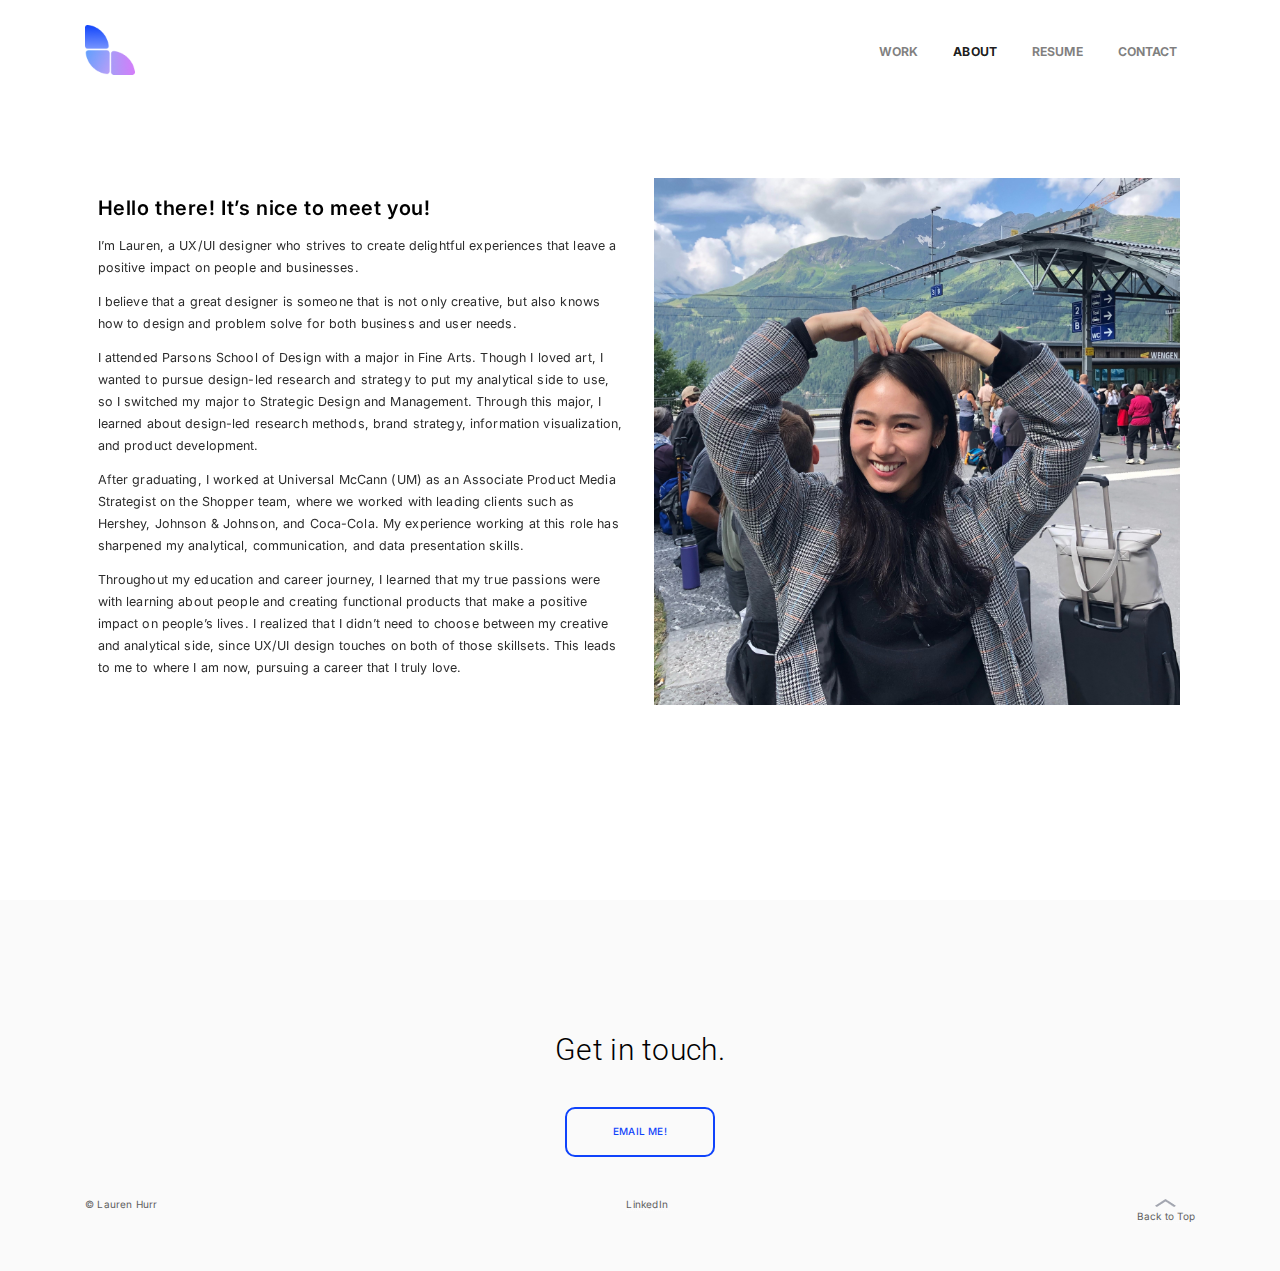
<file: about.html>
<!DOCTYPE HTML>
<!--
	Solid State by HTML5 UP
	html5up.net | @ajlkn
	Free for personal and commercial use under the CCA 3.0 license (html5up.net/license)
-->
<html>
	<head>
		<title>Lauren Hurr's About Page</title>
		<meta charset="utf-8" />
		<meta name="viewport" content="width=device-width, initial-scale=1, user-scalable=no" />
		<link rel="stylesheet" href="https://stackpath.bootstrapcdn.com/bootstrap/4.3.1/css/bootstrap.min.css" integrity="sha384-ggOyR0iXCbMQv3Xipma34MD+dH/1fQ784/j6cY/iJTQUOhcWr7x9JvoRxT2MZw1T" crossorigin="anonymous">
		<link rel="stylesheet" href="assets/css/main.css" />
		<link rel="preconnect" href="https://fonts.gstatic.com">
		<link rel="shortcut icon" href="images/laurenlogo.ico"/>
		<noscript><link rel="stylesheet" href="assets/css/noscript.css" /></noscript>
	</head>
	<body class="is-preload">
			<div id="top-bookmark">
			</div>
		<!-- Page Wrapper -->
			<div class="alt" id="page-wrapper">
				<div class="container alt" id="page-wrapper">
					<!-- Header -->
					<header id="header" class="alt">
						<div class="row flex-row inner aln-center">
							<div class="d-flex flex-column col justify-content-center">
								<div class="logo">
									<a href="index.html"><img src="images/LaurenLogo.png"></a>
								</div>
							</div>
							<div class="col navbar-col">
								<nav class="navbar navbar-light navbar-expand-md justify-content-end" id="topbar">
									<button class="navbar-toggler" type="button" data-bs-toggle="collapse" data-bs-target="#navbarNavAltMarkup" aria-controls="navbarNavAltMarkup" aria-expanded="false" aria-label="Toggle navigation">
										<span class="navbar-toggler-icon"></span>
									</button>
									<div class="collapse navbar-collapse w-100 order-3 dual-collapse2 ml-auto" id="navbarNavAltMarkup">
										<!-- Nav Bar Contents -->
										<div class="navbar-nav ml-auto">
											<a class="nav-link" href="index.html"><h4>Work</h4></a>
											<a class="nav-link active" aria-current="page" href="about.html"><h4>About</h4></a>
											<a class="nav-link" href="Lauren Hurr Resume.pdf" target="_blank"><h4>Resume</h4></a>
											<a class="nav-link" href="#footer"><h4>Contact</h4></a>
										</div>
									</div>
								</nav>
							</div>
						</div>

					</header>

					<div class="alt" id="page-wrapper">
						<div class="container alt" id="page-wrapper">
							<!-- Wrapper -->
							<section class="alt" id="banner">
								<!-- One -->
								<section id="one" class="intro">
										<div class="row flex-row">
											<div class="col-6 px-4">
												<h3 class="intro">
												Hello there! It’s nice to meet you!
												</h2>
												<p class="self-desc next-par">I’m Lauren, a UX/UI designer who strives to create 
												delightful experiences that leave a positive impact on people and businesses. <br>
												</p>
												<p class="self-desc next-par"> I believe that a great designer is someone that is not
												only creative, but also knows how to design and problem solve for both business and user needs. <br>
												</p>
												<p class="self-desc next-par">I attended Parsons School of Design with a major in Fine Arts. Though 
												I loved art, I wanted to pursue design-led research and strategy to put my analytical side to use, 
												so I switched my major to Strategic Design and Management. 
												Through this major, I learned about design-led research methods, brand strategy, information 
												visualization, and product development. <br>
												</p>
												<p class="self-desc next-par">After graduating, I worked at Universal McCann (UM) as an Associate 
												Product Media Strategist on the Shopper team, where we worked with leading clients such as Hershey, 
												Johnson & Johnson, and Coca-Cola. My experience working at this role has sharpened my analytical, 
												communication, and data presentation skills.<br>
												</p>
												<p class="self-desc next-par">Throughout my education and career journey, I learned that my true 
												passions were with learning about people and creating functional products that make a positive impact on
												people’s lives. I realized that I didn’t need to choose between my creative and analytical side, 
												since UX/UI design touches on both of those skillsets. This leads to me to where I am now, 
												pursuing a career that I truly love.<br>
												</p>
											</div>
											<div class="col-6 px-4">
												<img src="images/AboutMe-sq.jpg" class="img-fluid" alt="Responsive image" />
											</div>
										</div>
								</section>
							</section>
						</div>
					</div>
				</div>
			</div>
			<div class="end" id="page-wrapper">
				<div class="container end" id="page-wrapper">
				<!-- Footer -->
					<section id="footer">
						<div class="inner">
							<h1 class="major">Get in touch.</h1>
							<a href="mailto:lauren.hurr0212@gmail.com"><button type="button" class="button"><p>Email Me!</p></button></a>
							<ul class="copyright">
								<li>&copy; Lauren Hurr</li>
								<li><a href="https://www.linkedin.com/in/laurenhurr/">LinkedIn</a></li>
								<li><a href="#top-bookmark"><img src="images/gray_up.png" class = "img-fluid" alt="Responsive image" style="padding-bottom:0.3em;"/><br>Back to Top</a></li>
							</ul>
						</div>
					</section>
				</div>
			</div>
		<!-- Scripts -->
		
			<script src="https://code.jquery.com/jquery-3.3.1.slim.min.js" integrity="sha384-q8i/X+965DzO0rT7abK41JStQIAqVgRVzpbzo5smXKp4YfRvH+8abtTE1Pi6jizo" crossorigin="anonymous"></script>
			<script src="https://cdnjs.cloudflare.com/ajax/libs/popper.js/1.14.7/umd/popper.min.js" integrity="sha384-UO2eT0CpHqdSJQ6hJty5KVphtPhzWj9WO1clHTMGa3JDZwrnQq4sF86dIHNDz0W1" crossorigin="anonymous"></script>
			<script src="https://stackpath.bootstrapcdn.com/bootstrap/4.3.1/js/bootstrap.min.js" integrity="sha384-JjSmVgyd0p3pXB1rRibZUAYoIIy6OrQ6VrjIEaFf/nJGzIxFDsf4x0xIM+B07jRM" crossorigin="anonymous"></script>
			<script src="assets/js/jquery.min.js"></script>
			<script src="assets/js/jquery.scrollex.min.js"></script>
			<script src="assets/js/browser.min.js"></script>
			<script src="assets/js/breakpoints.min.js"></script>
			<script src="assets/js/util.js"></script>
			<script src="assets/js/main.js"></script>
	</body>
</html>
</file>
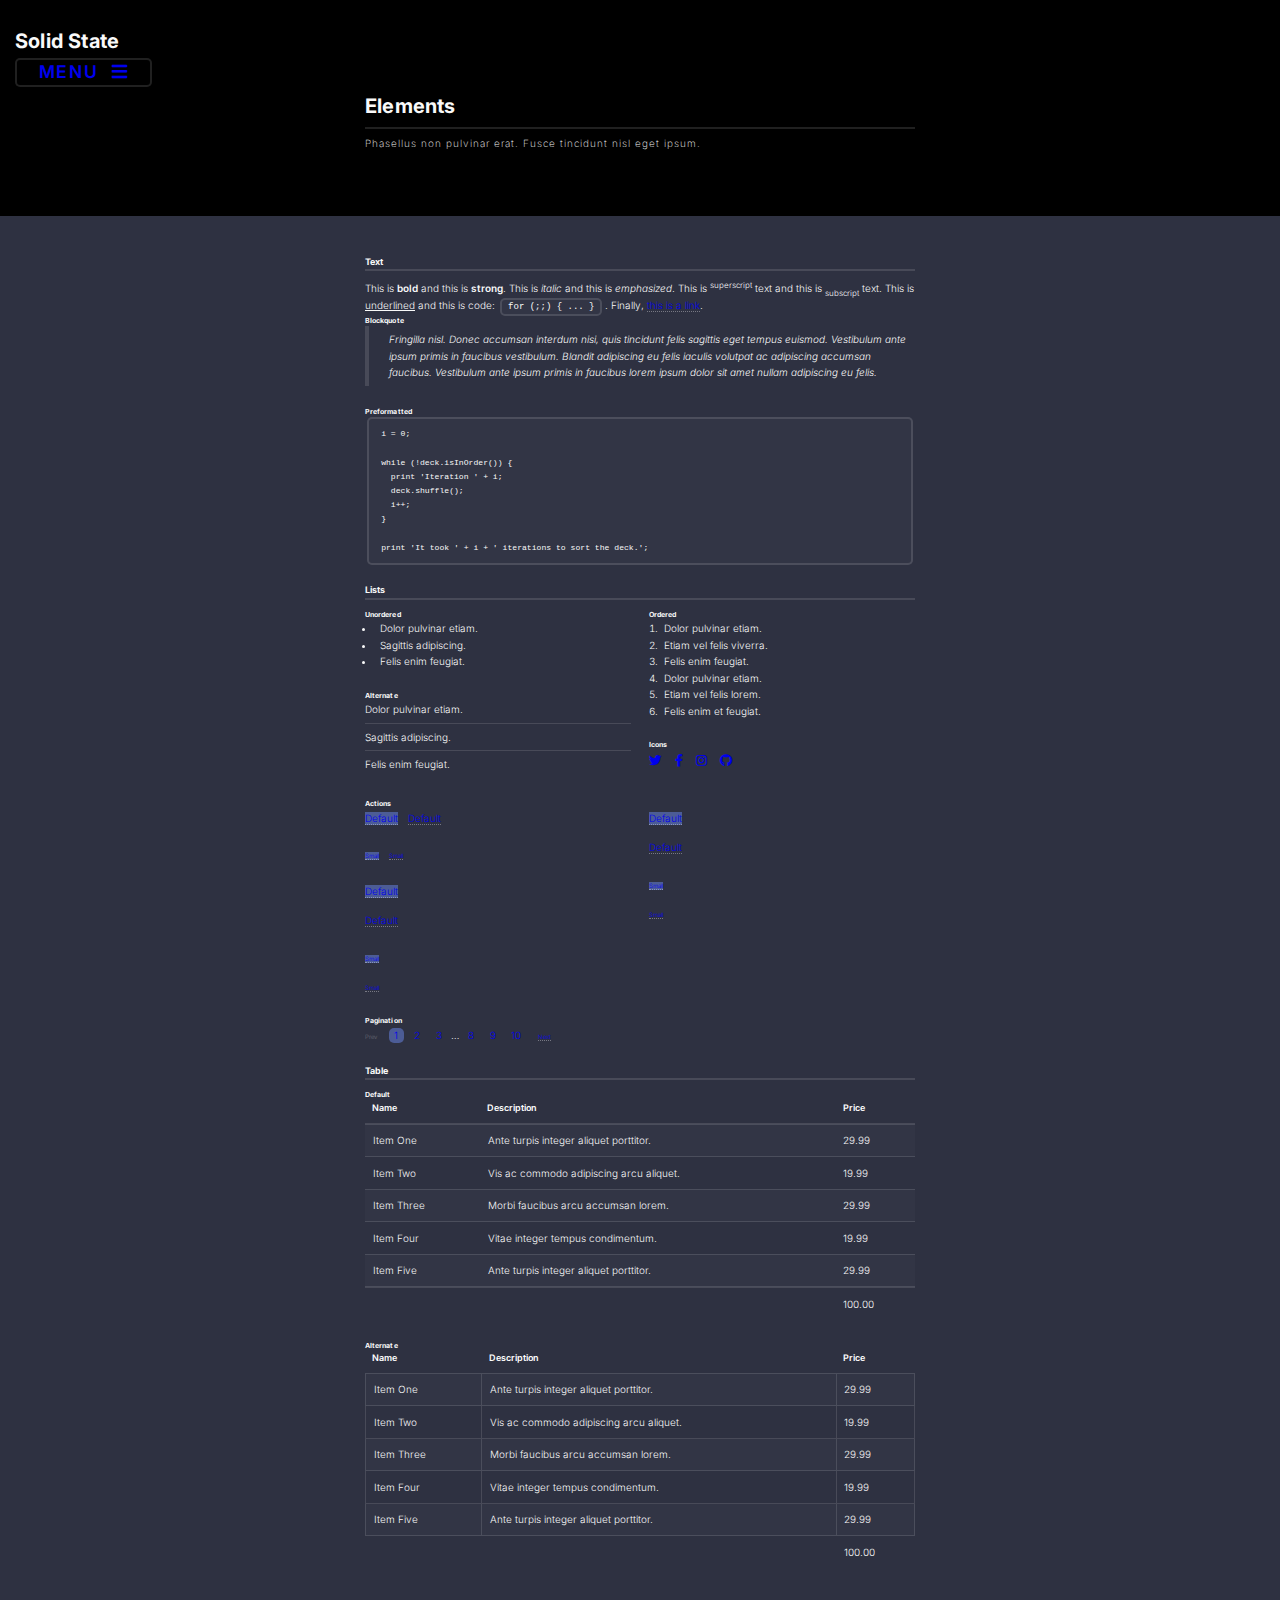
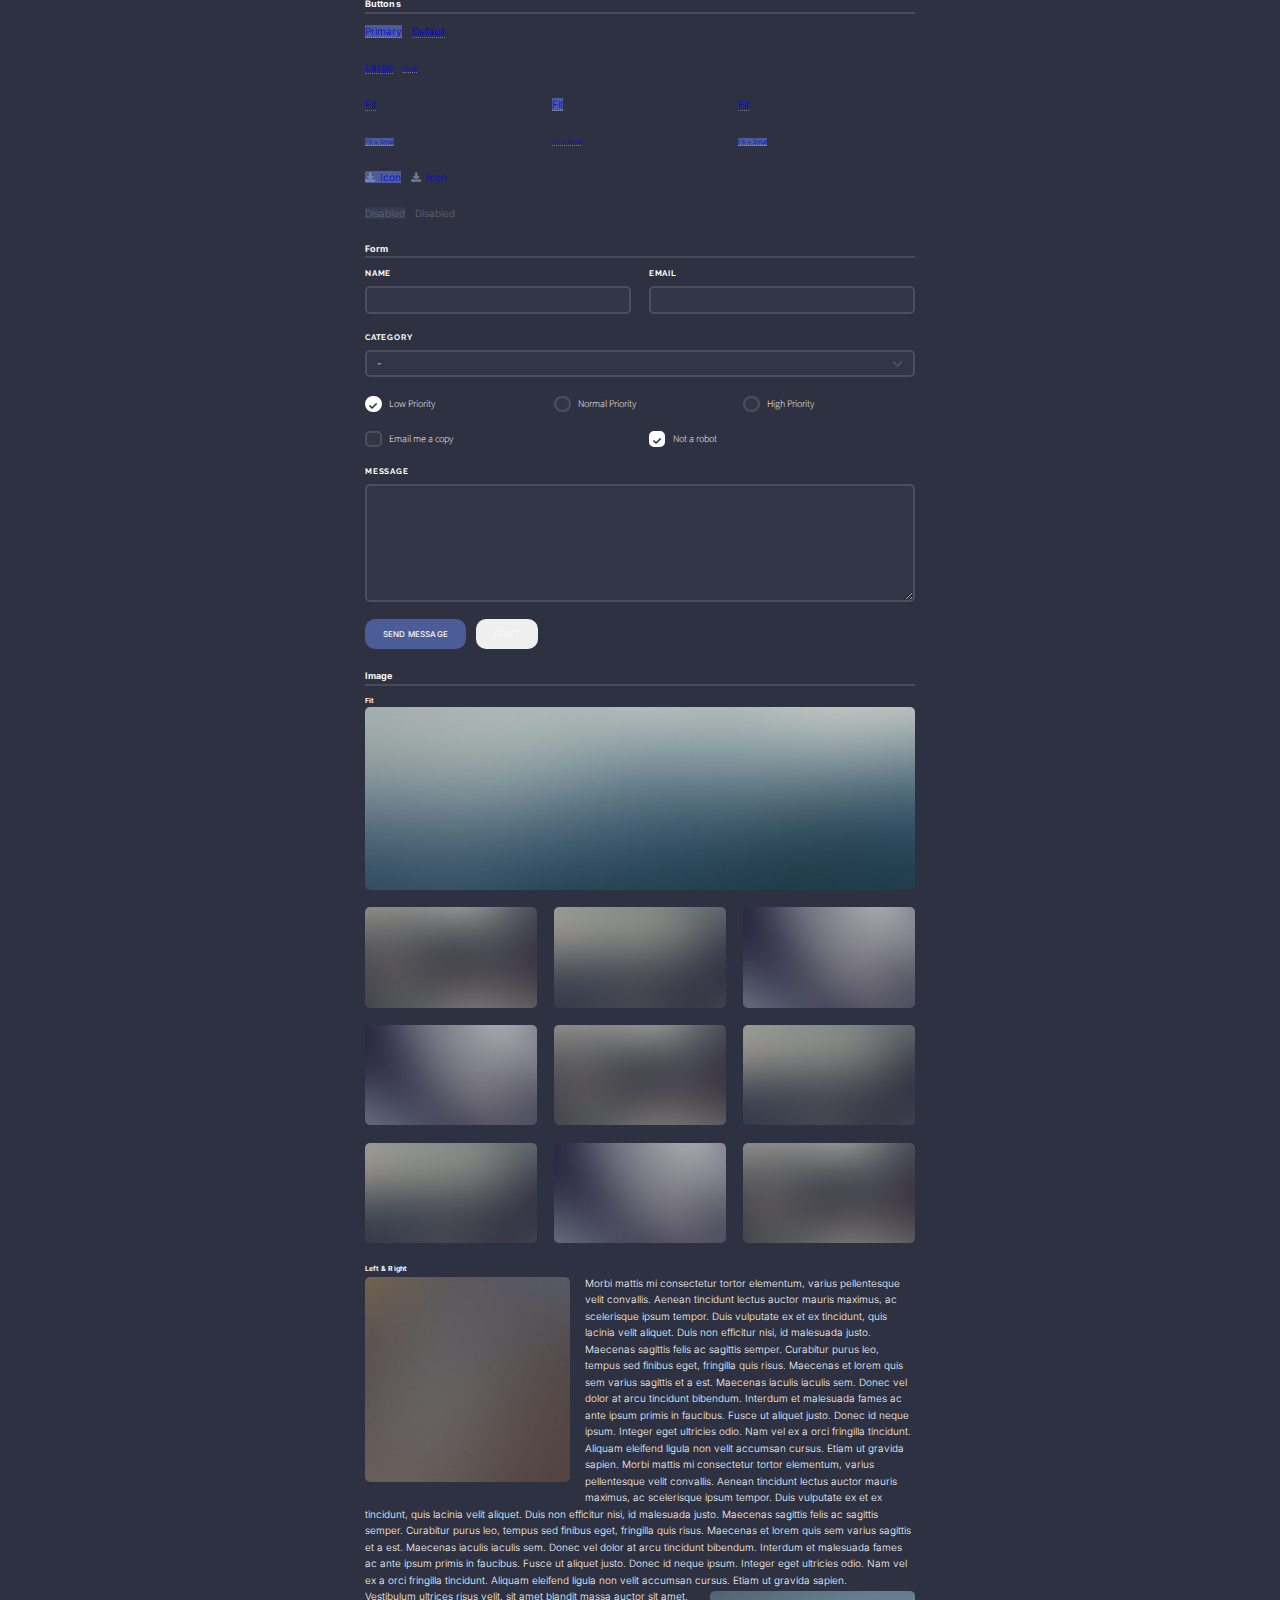
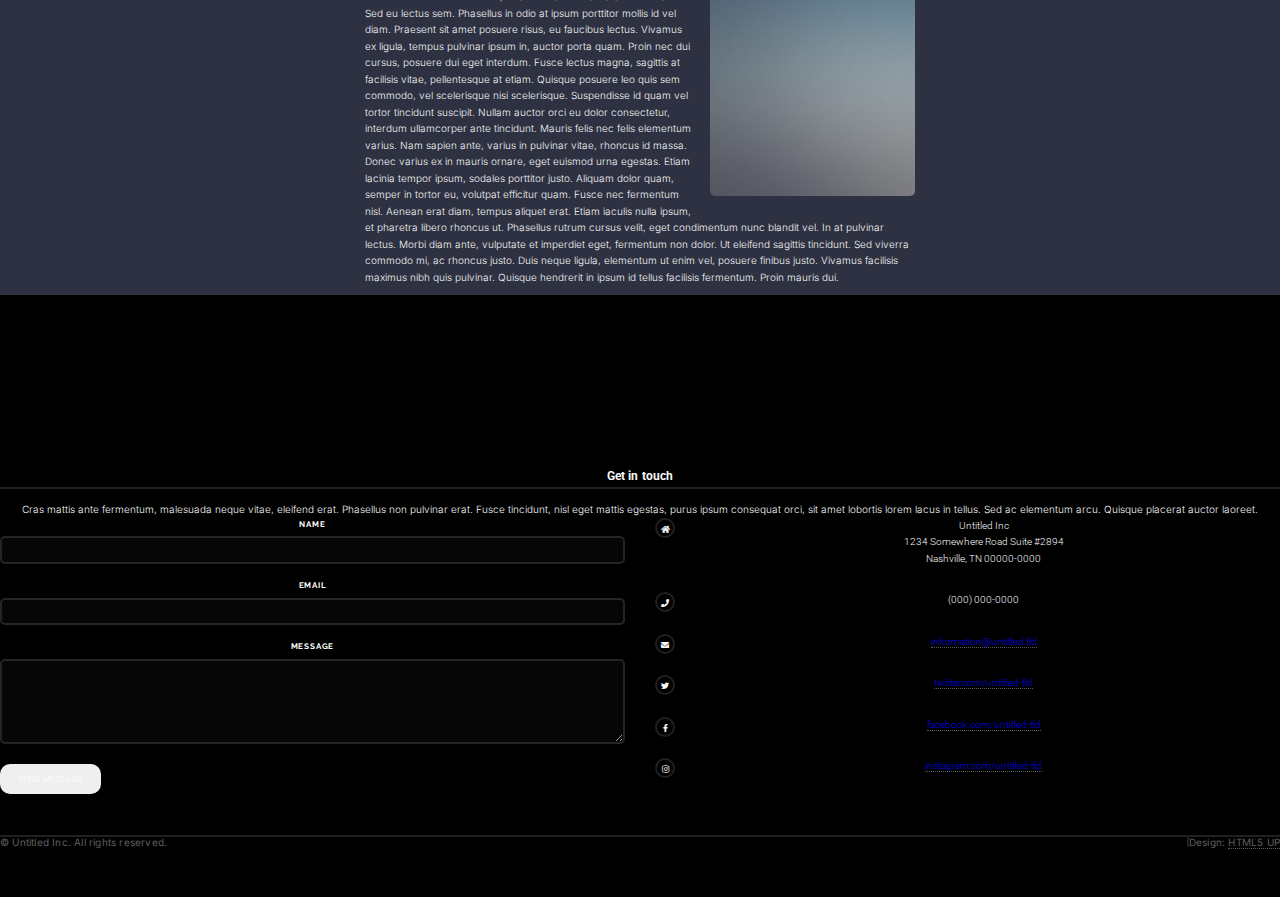
<file: elements.html>
<!DOCTYPE HTML>
<!--
	Solid State by HTML5 UP
	html5up.net | @ajlkn
	Free for personal and commercial use under the CCA 3.0 license (html5up.net/license)
-->
<html>
	<head>
		<title>Elements - Solid State by HTML5 UP</title>
		<meta charset="utf-8" />
		<meta name="viewport" content="width=device-width, initial-scale=1, user-scalable=no" />
		<link rel="stylesheet" href="assets/css/main.css" />
		<noscript><link rel="stylesheet" href="assets/css/noscript.css" /></noscript>
	</head>
	<body class="is-preload">

		<!-- Page Wrapper -->
			<div id="page-wrapper">

				<!-- Header -->
					<header id="header">
						<h1><a href="index.html">Solid State</a></h1>
						<nav>
							<a href="#menu">Menu</a>
						</nav>
					</header>

				<!-- Menu -->
					<nav id="menu">
						<div class="inner">
							<h2>Menu</h2>
							<ul class="links">
								<li><a href="index.html">Home</a></li>
								<li><a href="generic.html">Generic</a></li>
								<li><a href="elements.html">Elements</a></li>
								<li><a href="#">Log In</a></li>
								<li><a href="#">Sign Up</a></li>
							</ul>
							<a href="#" class="close">Close</a>
						</div>
					</nav>

				<!-- Wrapper -->
					<section id="wrapper">
						<header>
							<div class="inner">
								<h2>Elements</h2>
								<p>Phasellus non pulvinar erat. Fusce tincidunt nisl eget ipsum.</p>
							</div>
						</header>

						<!-- Content -->
							<div class="wrapper">
								<div class="inner">

									<section>
										<h3 class="major">Text</h3>
										<p>This is <b>bold</b> and this is <strong>strong</strong>. This is <i>italic</i> and this is <em>emphasized</em>.
										This is <sup>superscript</sup> text and this is <sub>subscript</sub> text.
										This is <u>underlined</u> and this is code: <code>for (;;) { ... }</code>. Finally, <a href="#">this is a link</a>.</p>
										<h4>Blockquote</h4>
										<blockquote>Fringilla nisl. Donec accumsan interdum nisi, quis tincidunt felis sagittis eget tempus euismod. Vestibulum ante ipsum primis in faucibus vestibulum. Blandit adipiscing eu felis iaculis volutpat ac adipiscing accumsan faucibus. Vestibulum ante ipsum primis in faucibus lorem ipsum dolor sit amet nullam adipiscing eu felis.</blockquote>
										<h4>Preformatted</h4>
										<pre><code>i = 0;

while (!deck.isInOrder()) {
  print 'Iteration ' + i;
  deck.shuffle();
  i++;
}

print 'It took ' + i + ' iterations to sort the deck.';</code></pre>
									</section>

									<section>
										<h3 class="major">Lists</h3>
										<div class="row">
											<div class="col-6 col-12-medium">
												<h4>Unordered</h4>
												<ul>
													<li>Dolor pulvinar etiam.</li>
													<li>Sagittis adipiscing.</li>
													<li>Felis enim feugiat.</li>
												</ul>
												<h4>Alternate</h4>
												<ul class="alt">
													<li>Dolor pulvinar etiam.</li>
													<li>Sagittis adipiscing.</li>
													<li>Felis enim feugiat.</li>
												</ul>
											</div>
											<div class="col-6 col-12-medium">
												<h4>Ordered</h4>
												<ol>
													<li>Dolor pulvinar etiam.</li>
													<li>Etiam vel felis viverra.</li>
													<li>Felis enim feugiat.</li>
													<li>Dolor pulvinar etiam.</li>
													<li>Etiam vel felis lorem.</li>
													<li>Felis enim et feugiat.</li>
												</ol>
												<h4>Icons</h4>
												<ul class="icons">
													<li><a href="#" class="icon brands fa-twitter"><span class="label">Twitter</span></a></li>
													<li><a href="#" class="icon brands fa-facebook-f"><span class="label">Facebook</span></a></li>
													<li><a href="#" class="icon brands fa-instagram"><span class="label">Instagram</span></a></li>
													<li><a href="#" class="icon brands fa-github"><span class="label">Github</span></a></li>
												</ul>
											</div>
										</div>
										<h4>Actions</h4>
										<div class="row">
											<div class="col-6 col-12-medium">
												<ul class="actions">
													<li><a href="#" class="button primary">Default</a></li>
													<li><a href="#" class="button">Default</a></li>
												</ul>
												<ul class="actions small">
													<li><a href="#" class="button primary small">Small</a></li>
													<li><a href="#" class="button small">Small</a></li>
												</ul>
												<ul class="actions stacked">
													<li><a href="#" class="button primary">Default</a></li>
													<li><a href="#" class="button">Default</a></li>
												</ul>
												<ul class="actions stacked small">
													<li><a href="#" class="button primary small">Small</a></li>
													<li><a href="#" class="button small">Small</a></li>
												</ul>
											</div>
											<div class="col-6 col-12-medium">
												<ul class="actions stacked">
													<li><a href="#" class="button primary fit">Default</a></li>
													<li><a href="#" class="button fit">Default</a></li>
												</ul>
												<ul class="actions stacked small">
													<li><a href="#" class="button primary small fit">Small</a></li>
													<li><a href="#" class="button small fit">Small</a></li>
												</ul>
											</div>
										</div>
										<h4>Pagination</h4>
										<ul class="pagination">
											<li><span class="button small disabled">Prev</span></li>
											<li><a href="#" class="page active">1</a></li>
											<li><a href="#" class="page">2</a></li>
											<li><a href="#" class="page">3</a></li>
											<li><span>&hellip;</span></li>
											<li><a href="#" class="page">8</a></li>
											<li><a href="#" class="page">9</a></li>
											<li><a href="#" class="page">10</a></li>
											<li><a href="#" class="button small">Next</a></li>
										</ul>
									</section>

									<section>
										<h3 class="major">Table</h3>
										<h4>Default</h4>
										<div class="table-wrapper">
											<table>
												<thead>
													<tr>
														<th>Name</th>
														<th>Description</th>
														<th>Price</th>
													</tr>
												</thead>
												<tbody>
													<tr>
														<td>Item One</td>
														<td>Ante turpis integer aliquet porttitor.</td>
														<td>29.99</td>
													</tr>
													<tr>
														<td>Item Two</td>
														<td>Vis ac commodo adipiscing arcu aliquet.</td>
														<td>19.99</td>
													</tr>
													<tr>
														<td>Item Three</td>
														<td> Morbi faucibus arcu accumsan lorem.</td>
														<td>29.99</td>
													</tr>
													<tr>
														<td>Item Four</td>
														<td>Vitae integer tempus condimentum.</td>
														<td>19.99</td>
													</tr>
													<tr>
														<td>Item Five</td>
														<td>Ante turpis integer aliquet porttitor.</td>
														<td>29.99</td>
													</tr>
												</tbody>
												<tfoot>
													<tr>
														<td colspan="2"></td>
														<td>100.00</td>
													</tr>
												</tfoot>
											</table>
										</div>

										<h4>Alternate</h4>
										<div class="table-wrapper">
											<table class="alt">
												<thead>
													<tr>
														<th>Name</th>
														<th>Description</th>
														<th>Price</th>
													</tr>
												</thead>
												<tbody>
													<tr>
														<td>Item One</td>
														<td>Ante turpis integer aliquet porttitor.</td>
														<td>29.99</td>
													</tr>
													<tr>
														<td>Item Two</td>
														<td>Vis ac commodo adipiscing arcu aliquet.</td>
														<td>19.99</td>
													</tr>
													<tr>
														<td>Item Three</td>
														<td> Morbi faucibus arcu accumsan lorem.</td>
														<td>29.99</td>
													</tr>
													<tr>
														<td>Item Four</td>
														<td>Vitae integer tempus condimentum.</td>
														<td>19.99</td>
													</tr>
													<tr>
														<td>Item Five</td>
														<td>Ante turpis integer aliquet porttitor.</td>
														<td>29.99</td>
													</tr>
												</tbody>
												<tfoot>
													<tr>
														<td colspan="2"></td>
														<td>100.00</td>
													</tr>
												</tfoot>
											</table>
										</div>
									</section>

									<section>
										<h3 class="major">Buttons</h3>
										<ul class="actions">
											<li><a href="#" class="button primary">Primary</a></li>
											<li><a href="#" class="button">Default</a></li>
										</ul>
										<ul class="actions">
											<li><a href="#" class="button large">Large</a></li>
											<li><a href="#" class="button small">Small</a></li>
										</ul>
										<ul class="actions fit">
											<li><a href="#" class="button fit">Fit</a></li>
											<li><a href="#" class="button primary fit">Fit</a></li>
											<li><a href="#" class="button fit">Fit</a></li>
										</ul>
										<ul class="actions fit small">
											<li><a href="#" class="button primary fit small">Fit + Small</a></li>
											<li><a href="#" class="button fit small">Fit + Small</a></li>
											<li><a href="#" class="button primary fit small">Fit + Small</a></li>
										</ul>
										<ul class="actions">
											<li><a href="#" class="button primary icon solid fa-download">Icon</a></li>
											<li><a href="#" class="button icon solid fa-download">Icon</a></li>
										</ul>
										<ul class="actions">
											<li><span class="button primary disabled">Disabled</span></li>
											<li><span class="button disabled">Disabled</span></li>
										</ul>
									</section>

									<section>
										<h3 class="major">Form</h3>
										<form method="post" action="#">
											<div class="row gtr-uniform">
												<div class="col-6 col-12-xsmall">
													<label for="demo-name">Name</label>
													<input type="text" name="demo-name" id="demo-name" value="" />
												</div>
												<div class="col-6 col-12-xsmall">
													<label for="demo-email">Email</label>
													<input type="email" name="demo-email" id="demo-email" value="" />
												</div>
												<div class="col-12">
													<label for="demo-category">Category</label>
													<select name="demo-category" id="demo-category">
														<option value="">-</option>
														<option value="1">Manufacturing</option>
														<option value="1">Shipping</option>
														<option value="1">Administration</option>
														<option value="1">Human Resources</option>
													</select>
												</div>
												<div class="col-4 col-12-small">
													<input type="radio" id="demo-priority-low" name="demo-priority" checked>
													<label for="demo-priority-low">Low Priority</label>
												</div>
												<div class="col-4 col-12-small">
													<input type="radio" id="demo-priority-normal" name="demo-priority">
													<label for="demo-priority-normal">Normal Priority</label>
												</div>
												<div class="col-4 col-12-small">
													<input type="radio" id="demo-priority-high" name="demo-priority">
													<label for="demo-priority-high">High Priority</label>
												</div>
												<div class="col-6 col-12-small">
													<input type="checkbox" id="demo-copy" name="demo-copy">
													<label for="demo-copy">Email me a copy</label>
												</div>
												<div class="col-6 col-12-small">
													<input type="checkbox" id="demo-human" name="demo-human" checked>
													<label for="demo-human">Not a robot</label>
												</div>
												<div class="col-12">
													<label for="demo-message">Message</label>
													<textarea name="demo-message" id="demo-message" rows="6"></textarea>
												</div>
												<div class="col-12">
													<ul class="actions">
														<li><input type="submit" value="Send Message" class="primary" /></li>
														<li><input type="reset" value="Reset" /></li>
													</ul>
												</div>
											</div>
										</form>
									</section>

									<section>
										<h3 class="major">Image</h3>
										<h4>Fit</h4>
										<div class="box alt">
											<div class="row gtr-uniform">
												<div class="col-12"><span class="image fit"><img src="images/pic08.jpg" alt="" /></span></div>
												<div class="col-4"><span class="image fit"><img src="images/pic05.jpg" alt="" /></span></div>
												<div class="col-4"><span class="image fit"><img src="images/pic06.jpg" alt="" /></span></div>
												<div class="col-4"><span class="image fit"><img src="images/pic07.jpg" alt="" /></span></div>
												<div class="col-4"><span class="image fit"><img src="images/pic07.jpg" alt="" /></span></div>
												<div class="col-4"><span class="image fit"><img src="images/pic05.jpg" alt="" /></span></div>
												<div class="col-4"><span class="image fit"><img src="images/pic06.jpg" alt="" /></span></div>
												<div class="col-4"><span class="image fit"><img src="images/pic06.jpg" alt="" /></span></div>
												<div class="col-4"><span class="image fit"><img src="images/pic07.jpg" alt="" /></span></div>
												<div class="col-4"><span class="image fit"><img src="images/pic05.jpg" alt="" /></span></div>
											</div>
										</div>
										<h4>Left &amp; Right</h4>
										<p><span class="image left"><img src="images/pic01.jpg" alt="" /></span>Morbi mattis mi consectetur tortor elementum, varius pellentesque velit convallis. Aenean tincidunt lectus auctor mauris maximus, ac scelerisque ipsum tempor. Duis vulputate ex et ex tincidunt, quis lacinia velit aliquet. Duis non efficitur nisi, id malesuada justo. Maecenas sagittis felis ac sagittis semper. Curabitur purus leo, tempus sed finibus eget, fringilla quis risus. Maecenas et lorem quis sem varius sagittis et a est. Maecenas iaculis iaculis sem. Donec vel dolor at arcu tincidunt bibendum. Interdum et malesuada fames ac ante ipsum primis in faucibus. Fusce ut aliquet justo. Donec id neque ipsum. Integer eget ultricies odio. Nam vel ex a orci fringilla tincidunt. Aliquam eleifend ligula non velit accumsan cursus. Etiam ut gravida sapien. Morbi mattis mi consectetur tortor elementum, varius pellentesque velit convallis. Aenean tincidunt lectus auctor mauris maximus, ac scelerisque ipsum tempor. Duis vulputate ex et ex tincidunt, quis lacinia velit aliquet. Duis non efficitur nisi, id malesuada justo. Maecenas sagittis felis ac sagittis semper. Curabitur purus leo, tempus sed finibus eget, fringilla quis risus. Maecenas et lorem quis sem varius sagittis et a est. Maecenas iaculis iaculis sem. Donec vel dolor at arcu tincidunt bibendum. Interdum et malesuada fames ac ante ipsum primis in faucibus. Fusce ut aliquet justo. Donec id neque ipsum. Integer eget ultricies odio. Nam vel ex a orci fringilla tincidunt. Aliquam eleifend ligula non velit accumsan cursus. Etiam ut gravida sapien.</p>
										<p><span class="image right"><img src="images/pic02.jpg" alt="" /></span>Vestibulum ultrices risus velit, sit amet blandit massa auctor sit amet. Sed eu lectus sem. Phasellus in odio at ipsum porttitor mollis id vel diam. Praesent sit amet posuere risus, eu faucibus lectus. Vivamus ex ligula, tempus pulvinar ipsum in, auctor porta quam. Proin nec dui cursus, posuere dui eget interdum. Fusce lectus magna, sagittis at facilisis vitae, pellentesque at etiam. Quisque posuere leo quis sem commodo, vel scelerisque nisi scelerisque. Suspendisse id quam vel tortor tincidunt suscipit. Nullam auctor orci eu dolor consectetur, interdum ullamcorper ante tincidunt. Mauris felis nec felis elementum varius. Nam sapien ante, varius in pulvinar vitae, rhoncus id massa. Donec varius ex in mauris ornare, eget euismod urna egestas. Etiam lacinia tempor ipsum, sodales porttitor justo. Aliquam dolor quam, semper in tortor eu, volutpat efficitur quam. Fusce nec fermentum nisl. Aenean erat diam, tempus aliquet erat. Etiam iaculis nulla ipsum, et pharetra libero rhoncus ut. Phasellus rutrum cursus velit, eget condimentum nunc blandit vel. In at pulvinar lectus. Morbi diam ante, vulputate et imperdiet eget, fermentum non dolor. Ut eleifend sagittis tincidunt. Sed viverra commodo mi, ac rhoncus justo. Duis neque ligula, elementum ut enim vel, posuere finibus justo. Vivamus facilisis maximus nibh quis pulvinar. Quisque hendrerit in ipsum id tellus facilisis fermentum. Proin mauris dui.</p>
									</section>

								</div>
							</div>

					</section>

				<!-- Footer -->
					<section id="footer">
						<div class="inner">
							<h2 class="major">Get in touch</h2>
							<p>Cras mattis ante fermentum, malesuada neque vitae, eleifend erat. Phasellus non pulvinar erat. Fusce tincidunt, nisl eget mattis egestas, purus ipsum consequat orci, sit amet lobortis lorem lacus in tellus. Sed ac elementum arcu. Quisque placerat auctor laoreet.</p>
							<form method="post" action="#">
								<div class="fields">
									<div class="field">
										<label for="name">Name</label>
										<input type="text" name="name" id="name" />
									</div>
									<div class="field">
										<label for="email">Email</label>
										<input type="email" name="email" id="email" />
									</div>
									<div class="field">
										<label for="message">Message</label>
										<textarea name="message" id="message" rows="4"></textarea>
									</div>
								</div>
								<ul class="actions">
									<li><input type="submit" value="Send Message" /></li>
								</ul>
							</form>
							<ul class="contact">
								<li class="icon solid fa-home">
									Untitled Inc<br />
									1234 Somewhere Road Suite #2894<br />
									Nashville, TN 00000-0000
								</li>
								<li class="icon solid fa-phone">(000) 000-0000</li>
								<li class="icon solid fa-envelope"><a href="#">information@untitled.tld</a></li>
								<li class="icon brands fa-twitter"><a href="#">twitter.com/untitled-tld</a></li>
								<li class="icon brands fa-facebook-f"><a href="#">facebook.com/untitled-tld</a></li>
								<li class="icon brands fa-instagram"><a href="#">instagram.com/untitled-tld</a></li>
							</ul>
							<ul class="copyright">
								<li>&copy; Untitled Inc. All rights reserved.</li><li>Design: <a href="http://html5up.net">HTML5 UP</a></li>
							</ul>
						</div>
					</section>

			</div>

		<!-- Scripts -->
			<script src="assets/js/jquery.min.js"></script>
			<script src="assets/js/jquery.scrollex.min.js"></script>
			<script src="assets/js/browser.min.js"></script>
			<script src="assets/js/breakpoints.min.js"></script>
			<script src="assets/js/util.js"></script>
			<script src="assets/js/main.js"></script>

	</body>
</html>
</file>
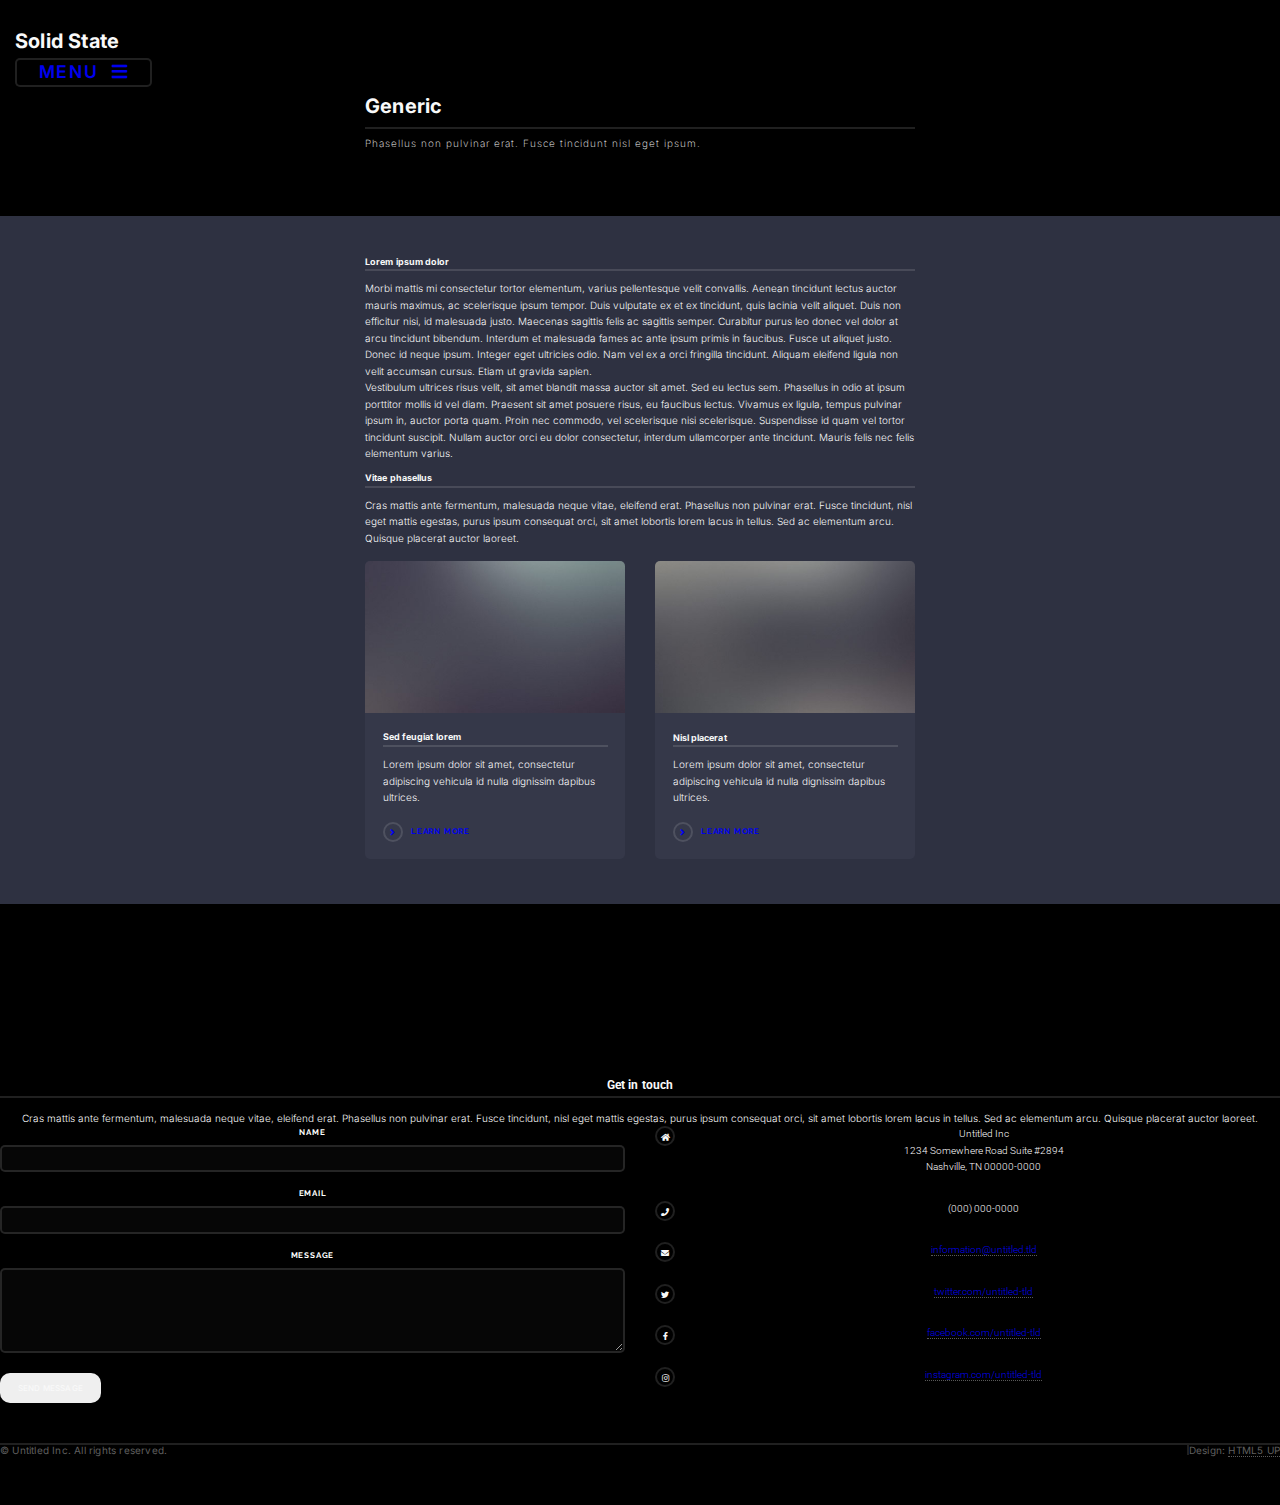
<file: generic.html>
<!DOCTYPE HTML>
<!--
	Solid State by HTML5 UP
	html5up.net | @ajlkn
	Free for personal and commercial use under the CCA 3.0 license (html5up.net/license)
-->
<html>
	<head>
		<title>Generic - Solid State by HTML5 UP</title>
		<meta charset="utf-8" />
		<meta name="viewport" content="width=device-width, initial-scale=1, user-scalable=no" />
		<link rel="stylesheet" href="assets/css/main.css" />
		<noscript><link rel="stylesheet" href="assets/css/noscript.css" /></noscript>
	</head>
	<body class="is-preload">

		<!-- Page Wrapper -->
			<div id="page-wrapper">

				<!-- Header -->
					<header id="header">
						<h1><a href="index.html">Solid State</a></h1>
						<nav>
							<a href="#menu">Menu</a>
						</nav>
					</header>

				<!-- Menu -->
					<nav id="menu">
						<div class="inner">
							<h2>Menu</h2>
							<ul class="links">
								<li><a href="index.html">Home</a></li>
								<li><a href="generic.html">Generic</a></li>
								<li><a href="elements.html">Elements</a></li>
								<li><a href="#">Log In</a></li>
								<li><a href="#">Sign Up</a></li>
							</ul>
							<a href="#" class="close">Close</a>
						</div>
					</nav>

				<!-- Wrapper -->
					<section id="wrapper">
						<header>
							<div class="inner">
								<h2>Generic</h2>
								<p>Phasellus non pulvinar erat. Fusce tincidunt nisl eget ipsum.</p>
							</div>
						</header>

						<!-- Content -->
							<div class="wrapper">
								<div class="inner">

									<h3 class="major">Lorem ipsum dolor</h3>
									<p>Morbi mattis mi consectetur tortor elementum, varius pellentesque velit convallis. Aenean tincidunt lectus auctor mauris maximus, ac scelerisque ipsum tempor. Duis vulputate ex et ex tincidunt, quis lacinia velit aliquet. Duis non efficitur nisi, id malesuada justo. Maecenas sagittis felis ac sagittis semper. Curabitur purus leo donec vel dolor at arcu tincidunt bibendum. Interdum et malesuada fames ac ante ipsum primis in faucibus. Fusce ut aliquet justo. Donec id neque ipsum. Integer eget ultricies odio. Nam vel ex a orci fringilla tincidunt. Aliquam eleifend ligula non velit accumsan cursus. Etiam ut gravida sapien.</p>

									<p>Vestibulum ultrices risus velit, sit amet blandit massa auctor sit amet. Sed eu lectus sem. Phasellus in odio at ipsum porttitor mollis id vel diam. Praesent sit amet posuere risus, eu faucibus lectus. Vivamus ex ligula, tempus pulvinar ipsum in, auctor porta quam. Proin nec commodo, vel scelerisque nisi scelerisque. Suspendisse id quam vel tortor tincidunt suscipit. Nullam auctor orci eu dolor consectetur, interdum ullamcorper ante tincidunt. Mauris felis nec felis elementum varius.</p>

									<h3 class="major">Vitae phasellus</h3>
									<p>Cras mattis ante fermentum, malesuada neque vitae, eleifend erat. Phasellus non pulvinar erat. Fusce tincidunt, nisl eget mattis egestas, purus ipsum consequat orci, sit amet lobortis lorem lacus in tellus. Sed ac elementum arcu. Quisque placerat auctor laoreet.</p>

									<section class="features">
										<article>
											<a href="#" class="image"><img src="images/pic04.jpg" alt="" /></a>
											<h3 class="major">Sed feugiat lorem</h3>
											<p>Lorem ipsum dolor sit amet, consectetur adipiscing vehicula id nulla dignissim dapibus ultrices.</p>
											<a href="#" class="special">Learn more</a>
										</article>
										<article>
											<a href="#" class="image"><img src="images/pic05.jpg" alt="" /></a>
											<h3 class="major">Nisl placerat</h3>
											<p>Lorem ipsum dolor sit amet, consectetur adipiscing vehicula id nulla dignissim dapibus ultrices.</p>
											<a href="#" class="special">Learn more</a>
										</article>
									</section>

								</div>
							</div>

					</section>

				<!-- Footer -->
					<section id="footer">
						<div class="inner">
							<h2 class="major">Get in touch</h2>
							<p>Cras mattis ante fermentum, malesuada neque vitae, eleifend erat. Phasellus non pulvinar erat. Fusce tincidunt, nisl eget mattis egestas, purus ipsum consequat orci, sit amet lobortis lorem lacus in tellus. Sed ac elementum arcu. Quisque placerat auctor laoreet.</p>
							<form method="post" action="#">
								<div class="fields">
									<div class="field">
										<label for="name">Name</label>
										<input type="text" name="name" id="name" />
									</div>
									<div class="field">
										<label for="email">Email</label>
										<input type="email" name="email" id="email" />
									</div>
									<div class="field">
										<label for="message">Message</label>
										<textarea name="message" id="message" rows="4"></textarea>
									</div>
								</div>
								<ul class="actions">
									<li><input type="submit" value="Send Message" /></li>
								</ul>
							</form>
							<ul class="contact">
								<li class="icon solid fa-home">
									Untitled Inc<br />
									1234 Somewhere Road Suite #2894<br />
									Nashville, TN 00000-0000
								</li>
								<li class="icon solid fa-phone">(000) 000-0000</li>
								<li class="icon solid fa-envelope"><a href="#">information@untitled.tld</a></li>
								<li class="icon brands fa-twitter"><a href="#">twitter.com/untitled-tld</a></li>
								<li class="icon brands fa-facebook-f"><a href="#">facebook.com/untitled-tld</a></li>
								<li class="icon brands fa-instagram"><a href="#">instagram.com/untitled-tld</a></li>
							</ul>
							<ul class="copyright">
								<li>&copy; Untitled Inc. All rights reserved.</li><li>Design: <a href="http://html5up.net">HTML5 UP</a></li>
							</ul>
						</div>
					</section>

			</div>

		<!-- Scripts -->
			<script src="assets/js/jquery.min.js"></script>
			<script src="assets/js/jquery.scrollex.min.js"></script>
			<script src="assets/js/browser.min.js"></script>
			<script src="assets/js/breakpoints.min.js"></script>
			<script src="assets/js/util.js"></script>
			<script src="assets/js/main.js"></script>

	</body>
</html>
</file>
<file: assets/css/noscript.css>
/*
	Solid State by HTML5 UP
	html5up.net | @ajlkn
	Free for personal and commercial use under the CCA 3.0 license (html5up.net/license)
*/

/* Banner */

	body.is-preload #banner .logo {
		-moz-transform: none;
		-webkit-transform: none;
		-ms-transform: none;
		transform: none;
		opacity: 1;
	}

	body.is-preload #banner h2 {
		opacity: 1;
		-moz-transform: none;
		-webkit-transform: none;
		-ms-transform: none;
		transform: none;
		-moz-filter: none;
		-webkit-filter: none;
		-ms-filter: none;
		filter: none;
	}

	body.is-preload #banner p {
		opacity: 01;
		-moz-transform: none;
		-webkit-transform: none;
		-ms-transform: none;
		transform: none;
		-moz-filter: none;
		-webkit-filter: none;
		-ms-filter: none;
		filter: none;
	}
</file>
<file: assets/css/main.css>
@import url(fontawesome-all.min.css);
@import url("https://fonts.googleapis.com/css?family=Raleway:200,700|Source+Sans+Pro:300,600,300italic,600italic");
@import url('https://fonts.googleapis.com/css2?family=Inter:wght@100;200;300;400;500;600;700;800;900&display=swap');
@import url('https://fonts.googleapis.com/css2?family=Inter:wght@100;200;300;400;500;600;700;800;900&family=Roboto:ital,wght@0,100;0,300;0,400;0,500;0,700;0,900;1,100;1,300;1,400;1,500;1,700;1,900&display=swap');

/*
	Solid State by HTML5 UP
	html5up.net | @ajlkn
	Free for personal and commercial use under the CCA 3.0 license (html5up.net/license)
*/

html, body, div, span, applet, object,
iframe, h1, h2, h3, h4, h5, h6, p, blockquote,
pre, a, abbr, acronym, address, big, cite,
code, del, dfn, em, img, ins, kbd, q, s, samp,
small, strike, strong, sub, sup, tt, var, b,
u, i, center, dl, dt, dd, ol, ul, li, fieldset,
form, label, legend, table, caption, tbody,
tfoot, thead, tr, th, td, article, aside,
canvas, details, embed, figure, figcaption,
footer, header, hgroup, menu, nav, output, ruby,
section, summary, time, mark, audio, video {
	margin: 0;
	padding: 0;
	border: 0;
	font-size: 16px;
	font: inherit;
	vertical-align: baseline;}

article, aside, details, figcaption, figure,
footer, header, hgroup, menu, nav, section {
	display: block;}

body {
	line-height: 1;
}


ol, ul {
	list-style: none;
}

blockquote, q {
	quotes: none;
}

	blockquote:before, blockquote:after, q:before, q:after {
		content: '';
		content: none;
	}

table {
	border-collapse: collapse;
	border-spacing: 0;
}

body {
	-webkit-text-size-adjust: none;
}

mark {
	background-color: transparent;
	color: inherit;
}

input::-moz-focus-inner {
	border: 0;
	padding: 0;
}

input, select, textarea {
	-moz-appearance: none;
	-webkit-appearance: none;
	-ms-appearance: none;
	appearance: none;
}

/* Basic */

	@-ms-viewport {
		width: device-width;
	}

	body {
		-ms-overflow-style: scrollbar;
	}

	@media screen and (max-width: 480px) {

		html, body {
			font-size: 50%;
			min-width: 320px;
		}

	}

	html {
		box-sizing: border-box;
	}

	*, *:before, *:after {
		box-sizing: inherit;
	}

	body {
		background-color: #FFFFFF;
		/* background-image: linear-gradient(to top, rgba(46, 49, 65, 0.8), rgba(46, 49, 65, 0.8)), url("../../images/bg.jpg"); */
		background-size: auto, cover;
		background-attachment: fixed, fixed;
		background-position: center, center;
	}

		body.is-preload *, body.is-preload *:before, body.is-preload *:after {
			-moz-animation: none !important;
			-webkit-animation: none !important;
			-ms-animation: none !important;
			animation: none !important;
			-moz-transition: none !important;
			-webkit-transition: none !important;
			-ms-transition: none !important;
			transition: none !important;
		}

/* Type */

	html, body, input, select, textarea {
		color: #F9F9F9;
		font-family: "Inter", sans-serif;
		font-size: 12px;
		font-weight: 300;
		line-height: 1.65;
	}

		@media screen and (max-width: 1680px) {

			html, body, input, select, textarea {
				font-size: 12px;
			}

		}

		@media screen and (max-width: 1280px) {

			html, body, input, select, textarea {
				font-size: 10px;
			}

		}

		@media screen and (max-width: 980px) {

			html, body, input, select, textarea {
				font-size: 10px;
			}

		}

		@media screen and (max-width: 736px) {

			html, body, input, select, textarea {
				font-size: 8px;
			}

		}

		@media screen and (max-width: 480px) {

			html, body, input, select, textarea {
				font-size: 8px;
			}

		}

	a {
		-moz-transition: color 0.2s ease-in-out, border-bottom-color 0.2s ease-in-out;
		-webkit-transition: color 0.2s ease-in-out, border-bottom-color 0.2s ease-in-out;
		-ms-transition: color 0.2s ease-in-out, border-bottom-color 0.2s ease-in-out;
		transition: color 0.2s ease-in-out, border-bottom-color 0.2s ease-in-out;
		border-bottom: dotted 1px rgba(255, 255, 255, 0.35);
		text-decoration: none;
	}

		a:hover {
			border-bottom-color: transparent;
			color: #000000 !important;
		}

		a.special:not(.button) {
			text-decoration: none;
			border-bottom: 0;
			display: block;
			font-family: Raleway, Helvetica, sans-serif;
			font-size: 0.8em;
			font-weight: 700;
			letter-spacing: 0.1em;
			margin: 2em 0 2em 0;
			text-transform: uppercase;
		}

			a.special:not(.button):before {
				-moz-osx-font-smoothing: grayscale;
				-webkit-font-smoothing: antialiased;
				display: inline-block;
				font-style: normal;
				font-variant: normal;
				text-rendering: auto;
				line-height: 1;
				text-transform: none !important;
				font-family: 'Font Awesome 5 Free';
				font-weight: 900;
			}

			a.special:not(.button):before {
				-moz-transition: background-color 0.2s ease-in-out;
				-webkit-transition: background-color 0.2s ease-in-out;
				-ms-transition: background-color 0.2s ease-in-out;
				transition: background-color 0.2s ease-in-out;
				border-radius: 100%;
				border: solid 2px rgba(255, 255, 255, 0.125);
				content: '\f105';
				display: inline-block;
				font-size: 1.25em;
				height: 2em;
				line-height: 1.75em;
				margin-right: 0.85em;
				text-align: center;
				text-indent: 0.15em;
				vertical-align: middle;
				width: 2em;
			}

			a.special:not(.button):hover:before {
				background-color: rgba(255, 255, 255, 0.025);
			}

			a.special:not(.button):active:before {
				background-color: rgba(255, 255, 255, 0.075);
			}
		a.explore {
			margin: 2em 0 2em 0;
			height: 2em;
			line-height: 1.75em;
			margin-right: 0.85em;
			text-align: center;
			align-items: center;
			justify-content: start;
			text-indent: 0.15em;
			vertical-align: middle;
			width: 15em;
			height: 4em;
		}
		a.external {
			color:#0F43FB;
			text-decoration: underline;
		}
		a.figma-view h4 {
			font-size: 1.25em;
			color:#0F43FB !important;
		}
	strong, b {
		font-weight: 600;
	}

	em, i {
		font-style: italic;
	}

	p {
		margin: 0 0 0 0;
		font-family: "Inter", sans-serif;
	}

	h1, h2, h3, h4, h5, h6 {
		font-weight: 700;
		letter-spacing: 0.01em;
		margin: 0 0 0 0;
		/* text-transform: uppercase; */
	}

		h1 a, h2 a, h3 a, h4 a, h5 a, h6 a {
			color: inherit;
			text-decoration: none;
			border-bottom: 0;
		}

		h1 span, h2 span, h3 span, h4 span, h5 span, h6 span {
			font-weight: 200;
		}

		h1.major, h2.major, h3.major, h4.major, h5.major, h6.major {
			margin-bottom: 1em;
			margin-top: 1em;
			border-bottom: solid 2px rgba(255, 255, 255, 0.125);
		}

	h2 {
		font-size: 1.2em;
	}

	h3 {
		font-size: 0.9em;
	}

	h4 {
		font-size: 0.7em;
	}

	h5 {
		font-size: 0.7em;
	}

	h6 {
		font-size: 0.7em;
	}

	@media screen and (max-width: 736px) {

		h2 {
			font-size: 1.2em;
		}

		h3 {
			font-size: 0.9em;
		}

	}

	sub {
		font-size: 0.8em;
		position: relative;
		top: 0.5em;
	}

	sup {
		font-size: 0.8em;
		position: relative;
		top: -0.5em;
	}

	blockquote {
		border-left: solid 4px rgba(255, 255, 255, 0.125);
		font-style: italic;
		margin: 0 0 2em 0;
		padding: 0.5em 0 0.5em 2em;
	}

	code {
		background: rgba(255, 255, 255, 0.025);
		border-radius: 5px;
		border: solid 2px rgba(255, 255, 255, 0.125);
		font-family: "Courier New", monospace;
		font-size: 0.9em;
		margin: 0 0.25em;
		padding: 0.25em 0.65em;
	}

	pre {
		-webkit-overflow-scrolling: touch;
		font-family: "Courier New", monospace;
		font-size: 0.9em;
		margin: 0 0 2em 0;
	}

		pre code {
			display: block;
			line-height: 1.75em;
			padding: 1em 1.5em;
			overflow-x: auto;
		}

	hr {
		border: 0;
		border-bottom: solid 2px rgba(255, 255, 255, 0.125);
		margin: 2.5em 0;
	}

		hr.major {
			margin: 4em 0;
		}

	.align-left {
		text-align: left;
	}

	.align-center {
		text-align: center;
	}

	.align-right {
		text-align: right;
	}

/* Row */

	.row {
		display: flex;
		flex-wrap: wrap;
		box-sizing: border-box;
		align-items: stretch;
	}

		.row > * {
			box-sizing: border-box;
		}

		.row.gtr-uniform > * > :last-child {
			margin-bottom: 0;
		}

		.row.aln-left {
			justify-content: flex-start;
		}

		.row.aln-center {
			justify-content: center;
		}

		.row.aln-right {
			justify-content: flex-end;
		}

		.row.aln-top {
			align-items: flex-start;
		}

		.row.aln-middle {
			align-items: center;
		}

		.row.aln-bottom {
			align-items: flex-end;
		}

		.row > .imp {
			order: -1;
		}

		.row > .col-1 {
			width: 8.33333%;
		}

		.row > .off-1 {
			margin-left: 8.33333%;
		}

		.row > .col-2 {
			width: 16.66667%;
		}

		.row > .off-2 {
			margin-left: 16.66667%;
		}

		.row > .col-3 {
			width: 25%;
		}

		.row > .off-3 {
			margin-left: 25%;
		}

		.row > .col-4 {
			width: 33.33333%;
		}

		.row > .off-4 {
			margin-left: 33.33333%;
		}

		.row > .col-5 {
			width: 41.66667%;
		}

		.row > .off-5 {
			margin-left: 41.66667%;
		}

		.row > .col-6 {
			width: 50%;
		}

		.row > .off-6 {
			margin-left: 50%;
		}

		.row > .col-7 {
			width: 58.33333%;
		}

		.row > .off-7 {
			margin-left: 58.33333%;
		}

		.row > .col-8 {
			width: 66.66667%;
		}

		.row > .off-8 {
			margin-left: 66.66667%;
		}

		.row > .col-9 {
			width: 75%;
		}

		.row > .off-9 {
			margin-left: 75%;
		}

		.row > .col-10 {
			width: 83.33333%;
		}

		.row > .off-10 {
			margin-left: 83.33333%;
		}

		.row > .col-11 {
			width: 91.66667%;
		}

		.row > .off-11 {
			margin-left: 91.66667%;
		}

		.row > .col-12 {
			width: 100%;
		}

		.row > .off-12 {
			margin-left: 100%;
		}

		.row.gtr-0 {
			margin-top: 0;
			margin-left: 0em;
		}

			.row.gtr-0 > * {
				padding: 0 0 0 0em;
			}

			.row.gtr-0.gtr-uniform {
				margin-top: 0em;
			}

				.row.gtr-0.gtr-uniform > * {
					padding-top: 0em;
				}

		.row.gtr-25 {
			margin-top: 0;
			margin-left: -0.4375em;
		}

			.row.gtr-25 > * {
				padding: 0 0 0 0.4375em;
			}

			.row.gtr-25.gtr-uniform {
				margin-top: -0.4375em;
			}

				.row.gtr-25.gtr-uniform > * {
					padding-top: 0.4375em;
				}

		.row.gtr-50 {
			margin-top: 5vh;
			margin-left: -0.875em;
		}

			.row.gtr-50 > * {
				padding: 0 0 0 0.875em;
			}

			.row.gtr-50.gtr-uniform {
				margin-top: -0.875em;
			}

				.row.gtr-50.gtr-uniform > * {
					padding-top: 0.875em;
				}

		.row {
			margin-top: 0;
		}

			.row > * {
				padding: 0 0 0 0;
			}

			.row.gtr-uniform {
				margin-top: -1.75em;
			}

				.row.gtr-uniform > * {
					padding-top: 1.75em;
				}

		.row.gtr-150 {
			margin-top: 0;
			margin-left: -2.625em;
		}

			.row.gtr-150 > * {
				padding: 0 0 0 2.625em;
			}

			.row.gtr-150.gtr-uniform {
				margin-top: -2.625em;
			}

				.row.gtr-150.gtr-uniform > * {
					padding-top: 2.625em;
				}

		.row.gtr-200 {
			margin-top: 0;
			margin-left: -3.5em;
		}

			.row.gtr-200 > * {
				padding: 0 0 0 3.5em;
			}

			.row.gtr-200.gtr-uniform {
				margin-top: -3.5em;
			}

				.row.gtr-200.gtr-uniform > * {
					padding-top: 3.5em;
				}

		@media screen and (max-width: 1680px) {

			.row {
				display: flex;
				flex-wrap: wrap;
				box-sizing: border-box;
				align-items: stretch;
			}

				.row > * {
					box-sizing: border-box;
				}

				.row.gtr-uniform > * > :last-child {
					margin-bottom: 0;
				}

				.row.aln-left {
					justify-content: flex-start;
				}

				.row.aln-center {
					justify-content: center;
				}

				.row.aln-right {
					justify-content: flex-end;
				}

				.row.aln-top {
					align-items: flex-start;
				}

				.row.aln-middle {
					align-items: center;
				}

				.row.aln-bottom {
					align-items: flex-end;
				}

				.row > .imp-xlarge {
					order: -1;
				}

				.row > .col-1-xlarge {
					width: 8.33333%;
				}

				.row > .off-1-xlarge {
					margin-left: 8.33333%;
				}

				.row > .col-2-xlarge {
					width: 16.66667%;
				}

				.row > .off-2-xlarge {
					margin-left: 16.66667%;
				}

				.row > .col-3-xlarge {
					width: 25%;
				}

				.row > .off-3-xlarge {
					margin-left: 25%;
				}

				.row > .col-4-xlarge {
					width: 33.33333%;
				}

				.row > .off-4-xlarge {
					margin-left: 33.33333%;
				}

				.row > .col-5-xlarge {
					width: 41.66667%;
				}

				.row > .off-5-xlarge {
					margin-left: 41.66667%;
				}

				.row > .col-6-xlarge {
					width: 50%;
				}

				.row > .off-6-xlarge {
					margin-left: 50%;
				}

				.row > .col-7-xlarge {
					width: 58.33333%;
				}

				.row > .off-7-xlarge {
					margin-left: 58.33333%;
				}

				.row > .col-8-xlarge {
					width: 66.66667%;
				}

				.row > .off-8-xlarge {
					margin-left: 66.66667%;
				}

				.row > .col-9-xlarge {
					width: 75%;
				}

				.row > .off-9-xlarge {
					margin-left: 75%;
				}

				.row > .col-10-xlarge {
					width: 83.33333%;
				}

				.row > .off-10-xlarge {
					margin-left: 83.33333%;
				}

				.row > .col-11-xlarge {
					width: 91.66667%;
				}

				.row > .off-11-xlarge {
					margin-left: 91.66667%;
				}

				.row > .col-12-xlarge {
					width: 100%;
				}

				.row > .off-12-xlarge {
					margin-left: 100%;
				}

				.row.gtr-0 {
					margin-top: 0;
					margin-left: 0em;
				}

					.row.gtr-0 > * {
						padding: 0 0 0 0em;
					}

					.row.gtr-0.gtr-uniform {
						margin-top: 0em;
					}

						.row.gtr-0.gtr-uniform > * {
							padding-top: 0em;
						}

				.row.gtr-25 {
					margin-top: 0;
					margin-left: -0.4375em;
				}

					.row.gtr-25 > * {
						padding: 0 0 0 0.4375em;
					}

					.row.gtr-25.gtr-uniform {
						margin-top: -0.4375em;
					}

						.row.gtr-25.gtr-uniform > * {
							padding-top: 0.4375em;
						}

				.row.gtr-50 {
					margin-top: 25px;
					margin-left: -0.875em;
				}

					.row.gtr-50 > * {
						padding: 25px 0 0 0.875em;
					}

					.row.gtr-50.gtr-uniform {
						margin-top: -0.875em;
					}

						.row.gtr-50.gtr-uniform > * {
							padding-top: 0.875em;
						}

				.row {
					margin-top: 0;
					margin-left: -1.75em;
				}

					.row > * {
						padding: 0 0 0 1.75em;
					}

					.row.gtr-uniform {
						margin-top: -1.75em;
					}

						.row.gtr-uniform > * {
							padding-top: 1.75em;
						}

				.row.gtr-150 {
					margin-top: 0;
					margin-left: -2.625em;
				}

					.row.gtr-150 > * {
						padding: 0 0 0 2.625em;
					}

					.row.gtr-150.gtr-uniform {
						margin-top: -2.625em;
					}

						.row.gtr-150.gtr-uniform > * {
							padding-top: 2.625em;
						}

				.row.gtr-200 {
					margin-top: 0;
					margin-left: -3.5em;
				}

					.row.gtr-200 > * {
						padding: 0 0 0 3.5em;
					}

					.row.gtr-200.gtr-uniform {
						margin-top: -3.5em;
					}

						.row.gtr-200.gtr-uniform > * {
							padding-top: 3.5em;
						}

		}

		@media screen and (max-width: 1280px) {

			.row {
				display: flex;
				flex-wrap: wrap;
				box-sizing: border-box;
				align-items: stretch;
			}

				.row > * {
					box-sizing: border-box;
				}

				.row.gtr-uniform > * > :last-child {
					margin-bottom: 0;
				}

				.row.aln-left {
					justify-content: flex-start;
				}

				.row.aln-center {
					justify-content: center;
				}

				.row.aln-right {
					justify-content: flex-end;
				}

				.row.aln-top {
					align-items: flex-start;
				}

				.row.aln-middle {
					align-items: center;
				}

				.row.aln-bottom {
					align-items: flex-end;
				}

				.row > .imp-large {
					order: -1;
				}

				.row > .col-1-large {
					width: 8.33333%;
				}

				.row > .off-1-large {
					margin-left: 8.33333%;
				}

				.row > .col-2-large {
					width: 16.66667%;
				}

				.row > .off-2-large {
					margin-left: 16.66667%;
				}

				.row > .col-3-large {
					width: 25%;
				}

				.row > .off-3-large {
					margin-left: 25%;
				}

				.row > .col-4-large {
					width: 33.33333%;
				}

				.row > .off-4-large {
					margin-left: 33.33333%;
				}

				.row > .col-5-large {
					width: 41.66667%;
				}

				.row > .off-5-large {
					margin-left: 41.66667%;
				}

				.row > .col-6-large {
					width: 50%;
				}

				.row > .off-6-large {
					margin-left: 50%;
				}

				.row > .col-7-large {
					width: 58.33333%;
				}

				.row > .off-7-large {
					margin-left: 58.33333%;
				}

				.row > .col-8-large {
					width: 66.66667%;
				}

				.row > .off-8-large {
					margin-left: 66.66667%;
				}

				.row > .col-9-large {
					width: 75%;
				}

				.row > .off-9-large {
					margin-left: 75%;
				}

				.row > .col-10-large {
					width: 83.33333%;
				}

				.row > .off-10-large {
					margin-left: 83.33333%;
				}

				.row > .col-11-large {
					width: 91.66667%;
				}

				.row > .off-11-large {
					margin-left: 91.66667%;
				}

				.row > .col-12-large {
					width: 100%;
				}

				.row > .off-12-large {
					margin-left: 100%;
				}

				.row.gtr-0 {
					margin-top: 0;
					margin-left: 0em;
				}

					.row.gtr-0 > * {
						padding: 0 0 0 0em;
					}

					.row.gtr-0.gtr-uniform {
						margin-top: 0em;
					}

						.row.gtr-0.gtr-uniform > * {
							padding-top: 0em;
						}

				.row.gtr-25 {
					margin-top: 0;
					margin-left: -0.4375em;
				}

					.row.gtr-25 > * {
						padding: 0 0 0 0.4375em;
					}

					.row.gtr-25.gtr-uniform {
						margin-top: -0.4375em;
					}

						.row.gtr-25.gtr-uniform > * {
							padding-top: 0.4375em;
						}

				.row.gtr-50 {
					margin-top: 0;
					margin-left: -0.875em;
				}

					.row.gtr-50 > * {
						padding: 0 0 0 0.875em;
					}

					.row.gtr-50.gtr-uniform {
						margin-top: -0.875em;
					}

						.row.gtr-50.gtr-uniform > * {
							padding-top: 0.875em;
						}

				.row {
					margin-top: 0;
					margin-left: -1.75em;
				}

					.row > * {
						padding: 0 0 0 1.75em;
					}

					.row.gtr-uniform {
						margin-top: -1.75em;
					}

						.row.gtr-uniform > * {
							padding-top: 1.75em;
						}

				.row.gtr-150 {
					margin-top: 0;
					margin-left: -2.625em;
				}

					.row.gtr-150 > * {
						padding: 0 0 0 2.625em;
					}

					.row.gtr-150.gtr-uniform {
						margin-top: -2.625em;
					}

						.row.gtr-150.gtr-uniform > * {
							padding-top: 2.625em;
						}

				.row.gtr-200 {
					margin-top: 0;
					margin-left: -3.5em;
				}

					.row.gtr-200 > * {
						padding: 0 0 0 3.5em;
					}

					.row.gtr-200.gtr-uniform {
						margin-top: -3.5em;
					}

						.row.gtr-200.gtr-uniform > * {
							padding-top: 3.5em;
						}

		}

		@media screen and (max-width: 980px) {

			.row {
				display: flex;
				flex-wrap: wrap;
				box-sizing: border-box;
				align-items: stretch;
			}

				.row > * {
					box-sizing: border-box;
				}

				.row.gtr-uniform > * > :last-child {
					margin-bottom: 0;
				}

				.row.aln-left {
					justify-content: flex-start;
				}

				.row.aln-center {
					justify-content: center;
				}

				.row.aln-right {
					justify-content: flex-end;
				}

				.row.aln-top {
					align-items: flex-start;
				}

				.row.aln-middle {
					align-items: center;
				}

				.row.aln-bottom {
					align-items: flex-end;
				}

				.row > .imp-medium {
					order: -1;
				}

				.row > .col-1-medium {
					width: 8.33333%;
				}

				.row > .off-1-medium {
					margin-left: 8.33333%;
				}

				.row > .col-2-medium {
					width: 16.66667%;
				}

				.row > .off-2-medium {
					margin-left: 16.66667%;
				}

				.row > .col-3-medium {
					width: 25%;
				}

				.row > .off-3-medium {
					margin-left: 25%;
				}

				.row > .col-4-medium {
					width: 33.33333%;
				}

				.row > .off-4-medium {
					margin-left: 33.33333%;
				}

				.row > .col-5-medium {
					width: 41.66667%;
				}

				.row > .off-5-medium {
					margin-left: 41.66667%;
				}

				.row > .col-6-medium {
					width: 50%;
				}

				.row > .off-6-medium {
					margin-left: 50%;
				}

				.row > .col-7-medium {
					width: 58.33333%;
				}

				.row > .off-7-medium {
					margin-left: 58.33333%;
				}

				.row > .col-8-medium {
					width: 66.66667%;
				}

				.row > .off-8-medium {
					margin-left: 66.66667%;
				}

				.row > .col-9-medium {
					width: 75%;
				}

				.row > .off-9-medium {
					margin-left: 75%;
				}

				.row > .col-10-medium {
					width: 83.33333%;
				}

				.row > .off-10-medium {
					margin-left: 83.33333%;
				}

				.row > .col-11-medium {
					width: 91.66667%;
				}

				.row > .off-11-medium {
					margin-left: 91.66667%;
				}

				.row > .col-12-medium {
					width: 100%;
				}

				.row > .off-12-medium {
					margin-left: 100%;
				}

				.row.gtr-0 {
					margin-top: 0;
					margin-left: 0em;
				}

					.row.gtr-0 > * {
						padding: 0 0 0 0em;
					}

					.row.gtr-0.gtr-uniform {
						margin-top: 0em;
					}

						.row.gtr-0.gtr-uniform > * {
							padding-top: 0em;
						}

				.row.gtr-25 {
					margin-top: 0;
					margin-left: -0.4375em;
				}

					.row.gtr-25 > * {
						padding: 0 0 0 0.4375em;
					}

					.row.gtr-25.gtr-uniform {
						margin-top: -0.4375em;
					}

						.row.gtr-25.gtr-uniform > * {
							padding-top: 0.4375em;
						}

				.row.gtr-50 {
					margin-top: 0;
					margin-left: -0.875em;
				}

					.row.gtr-50 > * {
						padding: 0 0 0 0.875em;
					}

					.row.gtr-50.gtr-uniform {
						margin-top: -0.875em;
					}

						.row.gtr-50.gtr-uniform > * {
							padding-top: 0.875em;
						}

				.row {
					margin-top: 0;
					margin-left: -1.75em;
				}

					.row > * {
						padding: 0 0 0 1.75em;
					}

					.row.gtr-uniform {
						margin-top: -1.75em;
					}

						.row.gtr-uniform > * {
							padding-top: 1.75em;
						}

				.row.gtr-150 {
					margin-top: 0;
					margin-left: -2.625em;
				}

					.row.gtr-150 > * {
						padding: 0 0 0 2.625em;
					}

					.row.gtr-150.gtr-uniform {
						margin-top: -2.625em;
					}

						.row.gtr-150.gtr-uniform > * {
							padding-top: 2.625em;
						}

				.row.gtr-200 {
					margin-top: 0;
					margin-left: -3.5em;
				}

					.row.gtr-200 > * {
						padding: 0 0 0 3.5em;
					}

					.row.gtr-200.gtr-uniform {
						margin-top: -3.5em;
					}

						.row.gtr-200.gtr-uniform > * {
							padding-top: 3.5em;
						}

		}

		@media screen and (max-width: 736px) {

			.row {
				display: flex;
				flex-wrap: wrap;
				box-sizing: border-box;
				align-items: stretch;
			}

				.row > * {
					box-sizing: border-box;
				}

				.row.gtr-uniform > * > :last-child {
					margin-bottom: 0;
				}

				.row.aln-left {
					justify-content: flex-start;
				}

				.row.aln-center {
					justify-content: center;
				}

				.row.aln-right {
					justify-content: flex-end;
				}

				.row.aln-top {
					align-items: flex-start;
				}

				.row.aln-middle {
					align-items: center;
				}

				.row.aln-bottom {
					align-items: flex-end;
				}

				.row > .imp-small {
					order: -1;
				}

				.row > .col-1-small {
					width: 8.33333%;
				}

				.row > .off-1-small {
					margin-left: 8.33333%;
				}

				.row > .col-2-small {
					width: 16.66667%;
				}

				.row > .off-2-small {
					margin-left: 16.66667%;
				}

				.row > .col-3-small {
					width: 25%;
				}

				.row > .off-3-small {
					margin-left: 25%;
				}

				.row > .col-4-small {
					width: 33.33333%;
				}

				.row > .off-4-small {
					margin-left: 33.33333%;
				}

				.row > .col-5-small {
					width: 41.66667%;
				}

				.row > .off-5-small {
					margin-left: 41.66667%;
				}

				.row > .col-6-small {
					width: 50%;
				}

				.row > .off-6-small {
					margin-left: 50%;
				}

				.row > .col-7-small {
					width: 58.33333%;
				}

				.row > .off-7-small {
					margin-left: 58.33333%;
				}

				.row > .col-8-small {
					width: 66.66667%;
				}

				.row > .off-8-small {
					margin-left: 66.66667%;
				}

				.row > .col-9-small {
					width: 75%;
				}

				.row > .off-9-small {
					margin-left: 75%;
				}

				.row > .col-10-small {
					width: 83.33333%;
				}

				.row > .off-10-small {
					margin-left: 83.33333%;
				}

				.row > .col-11-small {
					width: 91.66667%;
				}

				.row > .off-11-small {
					margin-left: 91.66667%;
				}

				.row > .col-12-small {
					width: 100%;
				}

				.row > .off-12-small {
					margin-left: 100%;
				}

				.row.gtr-0 {
					margin-top: 0;
					margin-left: 0em;
				}

					.row.gtr-0 > * {
						padding: 0 0 0 0em;
					}

					.row.gtr-0.gtr-uniform {
						margin-top: 0em;
					}

						.row.gtr-0.gtr-uniform > * {
							padding-top: 0em;
						}

				.row.gtr-25 {
					margin-top: 0;
					margin-left: -0.3125em;
				}

					.row.gtr-25 > * {
						padding: 0 0 0 0.3125em;
					}

					.row.gtr-25.gtr-uniform {
						margin-top: -0.3125em;
					}

						.row.gtr-25.gtr-uniform > * {
							padding-top: 0.3125em;
						}

				.row.gtr-50 {
					margin-top: 0;
					margin-left: -0.625em;
				}

					.row.gtr-50 > * {
						padding: 0 0 0 0.625em;
					}

					.row.gtr-50.gtr-uniform {
						margin-top: -0.625em;
					}

						.row.gtr-50.gtr-uniform > * {
							padding-top: 0.625em;
						}

				.row {
					margin-top: 0;
					margin-left: -1.25em;
				}

					.row > * {
						padding: 0 0 0 1.25em;
					}

					.row.gtr-uniform {
						margin-top: -1.25em;
					}

						.row.gtr-uniform > * {
							padding-top: 1.25em;
						}

				.row.gtr-150 {
					margin-top: 0;
					margin-left: -1.875em;
				}

					.row.gtr-150 > * {
						padding: 0 0 0 1.875em;
					}

					.row.gtr-150.gtr-uniform {
						margin-top: -1.875em;
					}

						.row.gtr-150.gtr-uniform > * {
							padding-top: 1.875em;
						}

				.row.gtr-200 {
					margin-top: 0;
					margin-left: -2.5em;
				}

					.row.gtr-200 > * {
						padding: 0 0 0 2.5em;
					}

					.row.gtr-200.gtr-uniform {
						margin-top: -2.5em;
					}

						.row.gtr-200.gtr-uniform > * {
							padding-top: 2.5em;
						}

		}

		@media screen and (max-width: 480px) {

			.row {
				display: flex;
				flex-wrap: wrap;
				box-sizing: border-box;
				align-items: stretch;
			}

				.row > * {
					box-sizing: border-box;
				}

				.row.gtr-uniform > * > :last-child {
					margin-bottom: 0;
				}

				.row.aln-left {
					justify-content: flex-start;
				}

				.row.aln-center {
					justify-content: center;
				}

				.row.aln-right {
					justify-content: flex-end;
				}

				.row.aln-top {
					align-items: flex-start;
				}

				.row.aln-middle {
					align-items: center;
				}

				.row.aln-bottom {
					align-items: flex-end;
				}

				.row > .imp-xsmall {
					order: -1;
				}

				.row > .col-1-xsmall {
					width: 8.33333%;
				}

				.row > .off-1-xsmall {
					margin-left: 8.33333%;
				}

				.row > .col-2-xsmall {
					width: 16.66667%;
				}

				.row > .off-2-xsmall {
					margin-left: 16.66667%;
				}

				.row > .col-3-xsmall {
					width: 25%;
				}

				.row > .off-3-xsmall {
					margin-left: 25%;
				}

				.row > .col-4-xsmall {
					width: 33.33333%;
				}

				.row > .off-4-xsmall {
					margin-left: 33.33333%;
				}

				.row > .col-5-xsmall {
					width: 41.66667%;
				}

				.row > .off-5-xsmall {
					margin-left: 41.66667%;
				}

				.row > .col-6-xsmall {
					width: 50%;
				}

				.row > .off-6-xsmall {
					margin-left: 50%;
				}

				.row > .col-7-xsmall {
					width: 58.33333%;
				}

				.row > .off-7-xsmall {
					margin-left: 58.33333%;
				}

				.row > .col-8-xsmall {
					width: 66.66667%;
				}

				.row > .off-8-xsmall {
					margin-left: 66.66667%;
				}

				.row > .col-9-xsmall {
					width: 75%;
				}

				.row > .off-9-xsmall {
					margin-left: 75%;
				}

				.row > .col-10-xsmall {
					width: 83.33333%;
				}

				.row > .off-10-xsmall {
					margin-left: 83.33333%;
				}

				.row > .col-11-xsmall {
					width: 91.66667%;
				}

				.row > .off-11-xsmall {
					margin-left: 91.66667%;
				}

				.row > .col-12-xsmall {
					width: 100%;
				}

				.row > .off-12-xsmall {
					margin-left: 100%;
				}

				.row.gtr-0 {
					margin-top: 0;
					margin-left: 0em;
				}

					.row.gtr-0 > * {
						padding: 0 0 0 0em;
					}

					.row.gtr-0.gtr-uniform {
						margin-top: 0em;
					}

						.row.gtr-0.gtr-uniform > * {
							padding-top: 0em;
						}

				.row.gtr-25 {
					margin-top: 0;
					margin-left: -0.3125em;
				}

					.row.gtr-25 > * {
						padding: 0 0 0 0.3125em;
					}

					.row.gtr-25.gtr-uniform {
						margin-top: -0.3125em;
					}

						.row.gtr-25.gtr-uniform > * {
							padding-top: 0.3125em;
						}

				.row.gtr-50 {
					margin-top: 0;
					margin-left: -0.625em;
				}

					.row.gtr-50 > * {
						padding: 0 0 0 0.625em;
					}

					.row.gtr-50.gtr-uniform {
						margin-top: -0.625em;
					}

						.row.gtr-50.gtr-uniform > * {
							padding-top: 0.625em;
						}

				.row {
					margin-top: 0;
					margin-left: -1.25em;
				}

					.row > * {
						padding: 0 0 0 1.25em;
					}

					.row.gtr-uniform {
						margin-top: -1.25em;
					}

						.row.gtr-uniform > * {
							padding-top: 1.25em;
						}

				.row.gtr-150 {
					margin-top: 0;
					margin-left: -1.875em;
				}

					.row.gtr-150 > * {
						padding: 0 0 0 1.875em;
					}

					.row.gtr-150.gtr-uniform {
						margin-top: -1.875em;
					}

						.row.gtr-150.gtr-uniform > * {
							padding-top: 1.875em;
						}

				.row.gtr-200 {
					margin-top: 0;
					margin-left: -2.5em;
				}

					.row.gtr-200 > * {
						padding: 0 0 0 2.5em;
					}

					.row.gtr-200.gtr-uniform {
						margin-top: -2.5em;
					}

						.row.gtr-200.gtr-uniform > * {
							padding-top: 2.5em;
						}

		}

		@media screen and (max-width: 360px) {

			.row {
				display: flex;
				flex-wrap: wrap;
				box-sizing: border-box;
				align-items: stretch;
			}

				.row > * {
					box-sizing: border-box;
				}

				.row.gtr-uniform > * > :last-child {
					margin-bottom: 0;
				}

				.row.aln-left {
					justify-content: flex-start;
				}

				.row.aln-center {
					justify-content: center;
				}

				.row.aln-right {
					justify-content: flex-end;
				}

				.row.aln-top {
					align-items: flex-start;
				}

				.row.aln-middle {
					align-items: center;
				}

				.row.aln-bottom {
					align-items: flex-end;
				}

				.row > .imp-xxsmall {
					order: -1;
				}

				.row > .col-1-xxsmall {
					width: 8.33333%;
				}

				.row > .off-1-xxsmall {
					margin-left: 8.33333%;
				}

				.row > .col-2-xxsmall {
					width: 16.66667%;
				}

				.row > .off-2-xxsmall {
					margin-left: 16.66667%;
				}

				.row > .col-3-xxsmall {
					width: 25%;
				}

				.row > .off-3-xxsmall {
					margin-left: 25%;
				}

				.row > .col-4-xxsmall {
					width: 33.33333%;
				}

				.row > .off-4-xxsmall {
					margin-left: 33.33333%;
				}

				.row > .col-5-xxsmall {
					width: 41.66667%;
				}

				.row > .off-5-xxsmall {
					margin-left: 41.66667%;
				}

				.row > .col-6-xxsmall {
					width: 50%;
				}

				.row > .off-6-xxsmall {
					margin-left: 50%;
				}

				.row > .col-7-xxsmall {
					width: 58.33333%;
				}

				.row > .off-7-xxsmall {
					margin-left: 58.33333%;
				}

				.row > .col-8-xxsmall {
					width: 66.66667%;
				}

				.row > .off-8-xxsmall {
					margin-left: 66.66667%;
				}

				.row > .col-9-xxsmall {
					width: 75%;
				}

				.row > .off-9-xxsmall {
					margin-left: 75%;
				}

				.row > .col-10-xxsmall {
					width: 83.33333%;
				}

				.row > .off-10-xxsmall {
					margin-left: 83.33333%;
				}

				.row > .col-11-xxsmall {
					width: 91.66667%;
				}

				.row > .off-11-xxsmall {
					margin-left: 91.66667%;
				}

				.row > .col-12-xxsmall {
					width: 100%;
				}

				.row > .off-12-xxsmall {
					margin-left: 100%;
				}

				.row.gtr-0 {
					margin-top: 0;
					margin-left: 0em;
				}

					.row.gtr-0 > * {
						padding: 0 0 0 0em;
					}

					.row.gtr-0.gtr-uniform {
						margin-top: 0em;
					}

						.row.gtr-0.gtr-uniform > * {
							padding-top: 0em;
						}

				.row.gtr-25 {
					margin-top: 0;
					margin-left: -0.3125em;
				}

					.row.gtr-25 > * {
						padding: 0 0 0 0.3125em;
					}

					.row.gtr-25.gtr-uniform {
						margin-top: -0.3125em;
					}

						.row.gtr-25.gtr-uniform > * {
							padding-top: 0.3125em;
						}

				.row.gtr-50 {
					margin-top: 0;
					margin-left: -0.625em;
				}

					.row.gtr-50 > * {
						padding: 0 0 0 0.625em;
					}

					.row.gtr-50.gtr-uniform {
						margin-top: -0.625em;
					}

						.row.gtr-50.gtr-uniform > * {
							padding-top: 0.625em;
						}

				.row {
					margin-top: 0;
					margin-left: -1.25em;
				}

					.row > * {
						padding: 0 0 0 1.25em;
					}

					.row.gtr-uniform {
						margin-top: -1.25em;
					}

						.row.gtr-uniform > * {
							padding-top: 1.25em;
						}

				.row.gtr-150 {
					margin-top: 0;
					margin-left: -1.875em;
				}

					.row.gtr-150 > * {
						padding: 0 0 0 1.875em;
					}

					.row.gtr-150.gtr-uniform {
						margin-top: -1.875em;
					}

						.row.gtr-150.gtr-uniform > * {
							padding-top: 1.875em;
						}

				.row.gtr-200 {
					margin-top: 0;
					margin-left: -2.5em;
				}

					.row.gtr-200 > * {
						padding: 0 0 0 2.5em;
					}

					.row.gtr-200.gtr-uniform {
						margin-top: -2.5em;
					}

						.row.gtr-200.gtr-uniform > * {
							padding-top: 2.5em;
						}

		}

/* Section/Article */

	section.special, article.special {
		text-align: center;
	}
	
	section.alt {
	}
	
	section#overview div.inner {
		margin-top: 3em;
		margin-bottom: 3em;
	}
	
	section.bottom-border {
		border-bottom: solid 2px rgba(0, 0, 0, 0.125);
	}
	
	section.intro {
		margin-top: auto;
		margin-bottom: auto;
	}
	
	section.intro h2 {
		font-weight: 600;
		color: #343C59;
	}
	
	section.intro h3 {
		font-size: 2rem;
		font-weight: 600;
		color: #000000;
	}
	
	section.intro div {
		margin-top: auto;
		margin-bottom: auto;
	}

	section.intro p {
		font-size: 2em;
		color: #A2A5AF;
	}
	
	section.intro p.self-desc {
		font-size: 1.25em;
		font-weight: 400;
		color: #2C2C2C;
	}
	
	section.overview {
		padding-top: 5em;
		padding-bottom: 5em;
	}
	
/* Form */

	form {
		margin: 0 0 2em 0;
	}

		form > :last-child {
			margin-bottom: 0;
		}

		form > .fields {
			display: -moz-flex;
			display: -webkit-flex;
			display: -ms-flex;
			display: flex;
			-moz-flex-wrap: wrap;
			-webkit-flex-wrap: wrap;
			-ms-flex-wrap: wrap;
			flex-wrap: wrap;
			width: calc(100% + 3em);
			margin: -1.5em 0 2em -1.5em;
		}

			form > .fields > .field {
				-moz-flex-grow: 0;
				-webkit-flex-grow: 0;
				-ms-flex-grow: 0;
				flex-grow: 0;
				-moz-flex-shrink: 0;
				-webkit-flex-shrink: 0;
				-ms-flex-shrink: 0;
				flex-shrink: 0;
				padding: 1.5em 0 0 1.5em;
				width: calc(100% - 1.5em);
			}

				form > .fields > .field.half {
					width: calc(50% - 0.75em);
				}

				form > .fields > .field.third {
					width: calc(100%/3 - 0.5em);
				}

				form > .fields > .field.quarter {
					width: calc(25% - 0.375em);
				}

		@media screen and (max-width: 480px) {

			form > .fields {
				width: calc(100% + 3em);
				margin: -1.5em 0 2em -1.5em;
			}

				form > .fields > .field {
					padding: 1.5em 0 0 1.5em;
					width: calc(100% - 1.5em);
				}

					form > .fields > .field.half {
						width: calc(100% - 1.5em);
					}

					form > .fields > .field.third {
						width: calc(100% - 1.5em);
					}

					form > .fields > .field.quarter {
						width: calc(100% - 1.5em);
					}

		}

	label {
		color: #ffffff;
		display: block;
		font-family: Raleway, Helvetica, sans-serif;
		font-size: 0.8em;
		font-weight: 700;
		letter-spacing: 0.1em;
		margin: 0 0 0.7em 0;
		text-transform: uppercase;
	}

	input[type="text"],
	input[type="password"],
	input[type="email"],
	input[type="tel"],
	select,
	textarea {
		-moz-appearance: none;
		-webkit-appearance: none;
		-ms-appearance: none;
		appearance: none;
		background: rgba(255, 255, 255, 0.025);
		border-radius: 5px;
		border: none;
		border: solid 2px rgba(255, 255, 255, 0.125);
		color: inherit;
		display: block;
		outline: 0;
		padding: 0 1em;
		text-decoration: none;
		width: 100%;
	}

		input[type="text"]:invalid,
		input[type="password"]:invalid,
		input[type="email"]:invalid,
		input[type="tel"]:invalid,
		select:invalid,
		textarea:invalid {
			box-shadow: none;
		}

		input[type="text"]:focus,
		input[type="password"]:focus,
		input[type="email"]:focus,
		input[type="tel"]:focus,
		select:focus,
		textarea:focus {
			border-color: #5b6ba6;
		}

	select {
		background-image: url("data:image/svg+xml;charset=utf8,%3Csvg xmlns='http://www.w3.org/2000/svg' width='40' height='40' preserveAspectRatio='none' viewBox='0 0 40 40'%3E%3Cpath d='M9.4,12.3l10.4,10.4l10.4-10.4c0.2-0.2,0.5-0.4,0.9-0.4c0.3,0,0.6,0.1,0.9,0.4l3.3,3.3c0.2,0.2,0.4,0.5,0.4,0.9 c0,0.4-0.1,0.6-0.4,0.9L20.7,31.9c-0.2,0.2-0.5,0.4-0.9,0.4c-0.3,0-0.6-0.1-0.9-0.4L4.3,17.3c-0.2-0.2-0.4-0.5-0.4-0.9 c0-0.4,0.1-0.6,0.4-0.9l3.3-3.3c0.2-0.2,0.5-0.4,0.9-0.4S9.1,12.1,9.4,12.3z' fill='rgba(255, 255, 255, 0.125)' /%3E%3C/svg%3E");
		background-size: 1.25em;
		background-repeat: no-repeat;
		background-position: calc(100% - 1rem) center;
		height: 2.75em;
		padding-right: 2.75em;
		text-overflow: ellipsis;
	}

		select option {
			color: #ffffff;
			background: #2e3141;
		}

		select:focus::-ms-value {
			background-color: transparent;
		}

		select::-ms-expand {
			display: none;
		}

	input[type="text"],
	input[type="password"],
	input[type="email"],
	select {
		height: 2.75em;
	}

	textarea {
		padding: 0.75em 1em;
	}

	input[type="checkbox"],
	input[type="radio"] {
		-moz-appearance: none;
		-webkit-appearance: none;
		-ms-appearance: none;
		appearance: none;
		display: block;
		float: left;
		margin-right: -2em;
		opacity: 0;
		width: 1em;
		z-index: -1;
	}

		input[type="checkbox"] + label,
		input[type="radio"] + label {
			text-decoration: none;
			color: #ffffff;
			cursor: pointer;
			display: inline-block;
			font-size: 1em;
			font-family: "Source Sans Pro", Helvetica, sans-serif;
			text-transform: none;
			letter-spacing: 0;
			font-weight: 300;
			padding-left: 2.4em;
			padding-right: 0.75em;
			position: relative;
		}

			input[type="checkbox"] + label:before,
			input[type="radio"] + label:before {
				-moz-osx-font-smoothing: grayscale;
				-webkit-font-smoothing: antialiased;
				display: inline-block;
				font-style: normal;
				font-variant: normal;
				text-rendering: auto;
				line-height: 1;
				text-transform: none !important;
				font-family: 'Font Awesome 5 Free';
				font-weight: 900;
			}

			input[type="checkbox"] + label:before,
			input[type="radio"] + label:before {
				background: rgba(255, 255, 255, 0.025);
				border-radius: 5px;
				border: solid 2px rgba(255, 255, 255, 0.125);
				content: '';
				display: inline-block;
				font-size: 0.8em;
				height: 2.0625em;
				left: 0;
				line-height: 2.0625em;
				position: absolute;
				text-align: center;
				top: 0;
				width: 2.0625em;
			}

		input[type="checkbox"]:checked + label:before,
		input[type="radio"]:checked + label:before {
			background: #ffffff;
			border-color: #ffffff;
			content: '\f00c';
			color: #2e3141;
		}

		input[type="checkbox"]:focus + label:before,
		input[type="radio"]:focus + label:before {
			border-color: #4c5c96;
		}

	input[type="checkbox"] + label:before {
		border-radius: 5px;
	}

	input[type="radio"] + label:before {
		border-radius: 100%;
	}

	::-webkit-input-placeholder {
		color: rgba(255, 255, 255, 0.35) !important;
		opacity: 1.0;
	}

	:-moz-placeholder {
		color: rgba(255, 255, 255, 0.35) !important;
		opacity: 1.0;
	}

	::-moz-placeholder {
		color: rgba(255, 255, 255, 0.35) !important;
		opacity: 1.0;
	}

	:-ms-input-placeholder {
		color: rgba(255, 255, 255, 0.35) !important;
		opacity: 1.0;
	}

/* Box */

	.box {
		border-radius: 5px;
		border: solid 2px rgba(255, 255, 255, 0.125);
		margin-bottom: 2em;
		padding: 1.5em;
	}

		.box > :last-child,
		.box > :last-child > :last-child,
		.box > :last-child > :last-child > :last-child {
			margin-bottom: 0;
		}

		.box.alt {
			border: 0;
			border-radius: 0;
			padding: 0;
		}

/* Icon */

	.icon {
		text-decoration: none;
		border-bottom: none;
		position: relative;
	}

		.icon:before {
			-moz-osx-font-smoothing: grayscale;
			-webkit-font-smoothing: antialiased;
			display: inline-block;
			font-style: normal;
			font-variant: normal;
			text-rendering: auto;
			line-height: 1;
			text-transform: none !important;
			font-family: 'Font Awesome 5 Free';
			font-weight: 400;
		}

		.icon > .label {
			display: none;
		}

		.icon:before {
			line-height: inherit;
		}

		.icon.solid:before {
			font-weight: 900;
		}

		.icon.brands:before {
			font-family: 'Font Awesome 5 Brands';
		}

/* Image */

	.image {
		border-radius: 5px;
		border: 0;
		display: inline-block;
		position: relative;
	}

		.image img {
			border-radius: 5px;
			display: block;
		}

		.image.left, .image.right {
			max-width: 40%;
		}

			.image.left img, .image.right img {
				width: 100%;
			}

		.image.left {
			float: left;
			padding: 0 1.5em 1em 0;
			top: 0.25em;
		}

		.image.right {
			float: right;
			padding: 0 0 1em 1.5em;
			top: 0.25em;
		}

		.image.fit {
			display: block;
			margin: 0 0 2em 0;
			width: 100%;
		}

			.image.fit img {
				width: 100%;
			}

		.image.main {
			display: block;
			margin: 3em 0 0.5em 0;
			width: 100%;
			transition: all 0.75s;
		}
		
		.image.main:hover {
			transform: scale(0.9);
			text-decoration: none;
		}
		.image.main:hover > .overlay {
			width:100%;
			height:100%;
			position:absolute;
			background-color:#000;
			opacity:0.5;
			border-radius:5px;
			z-index: 9;
			top: 0;
			
		}
			.image.main img {
				width: 100%;
			}

/* img */

	img.small-arrow {
		width: 36px;
		height: 18px;
		-moz-transition: opacity 2s ease, -moz-transform 1s ease;
		-webkit-transition: opacity 2s ease, -webkit-transform 1s ease;
		-ms-transition: opacity 2s ease, -ms-transform 1s ease;
		transition: opacity 2s ease, transform 1s ease;
		-moz-transform: translateY(0);
		-webkit-transform: translateY(0);
		-ms-transform: translateY(0);
		transform: translateY(0);
		opacity: 1;
		margin: 0 0 2em 0;
	}
	
	img.centered {
		height: auto;
		max-width: 100%;
		left: 50%;
		margin-left: -50vw;
		margin-right: -50vw;
		max-width: 75vw;
		position: relative;
		right: 50%;
	}
	
	img.gallery {
		object-fit: contain;
		height: 100%;
		width: 100%;
		cursor: pointer;
		transition: 0.3s;
	}
	
	img.gallery:hover {opacity: 0.7;}
	
	img.stand-alone {
		object-fit: contain;
		max-height: 75vh;
		width: 100%;
	}
	
	img.stand-alone-lg {
		object-fit: contain;
		width: 100%;
	}
	
	img.thumbnail {
		object-fit: contain;
	}
	
	div.extended-col {
		overflow: visible;
	}

/* Videos */

	video {
		object-fit: contain;
		max-width: 100%;
		max-height: 750px;
	}
	
	video.shadow {
    margin-bottom: 30px;
    -moz-border-radius: 30px;
    -webkit-border-radius: 30px;
    border-radius: 30px;
    -moz-box-shadow: 10px 10px 10px rgb(0 0 0 / 10%);
    -webkit-box-shadow: 10px 10px 10px rgb(0 0 0 / 10%);
    box-shadow: 0 5px 16px 5px rgb(0 0 0 / 10%);
	}
	
	video.br-lg {
    -moz-border-radius: 4em;
    -webkit-border-radius: 4em;
    border-radius: 4em;
	}
	

	video.shadow-dark {
    -moz-box-shadow: 10px 10px 10px rgb(0 0 0 / 25%);
    -webkit-box-shadow: 10px 10px 10px rgb(0 0 0 / 25%);
    box-shadow: 0 5px 16px 5px rgb(0 0 0 / 25%);
	}

/* iFrame */

iframe.desktop {
	width: 800;
	max-width: 100%;
	height: 600;
	max-height: 60vw;
	
}

/* modals */

.modal {
  display: none; /* Hidden by default */
  position: fixed; /* Stay in place */
  z-index: 1; /* Sit on top */
  padding-top: 100px; /* Location of the box */
  left: 0;
  top: 0;
  width: 100%; /* Full width */
  height: 100%; /* Full height */
  overflow: auto; /* Enable scroll if needed */
  background-color: rgb(0,0,0); /* Fallback color */
  background-color: rgba(0,0,0,0.9); /* Black w/ opacity */
}

.modal.show {
	display: block;
}

/* Modal Content (Image) */
.modal-content {
  margin: auto;
  display: block;
  width: 95%;
}

/* Caption of Modal Image (Image Text) - Same Width as the Image */
#caption {
  margin: auto;
  display: block;
  width: 80%;
  max-width: 700px;
  text-align: center;
  color: #ccc;
  padding: 10px 0;
  height: 150px;
}

/* Add Animation - Zoom in the Modal */
.modal-content, #caption {
  animation-name: zoom;
  animation-duration: 0.6s;
}

@keyframes zoom {
  from {transform:scale(0)}
  to {transform:scale(1)}
}


/* The Close Button */
.close {
  position: absolute;
  top: 15px;
  right: 35px;
  color: #f1f1f1;
  font-size: 40px;
  font-weight: bold;
  transition: 0.3s;
}

.close:hover,
.close:focus {
  color: #bbb;
  text-decoration: none;
  cursor: pointer;
}

/* 100% Image Width on Smaller Screens */
@media only screen and (max-width: 700px){
  .modal-content {
    width: 100%;
  }
}

/* List */

	ol {
		list-style: decimal;
		margin: 0 0 2em 0;
		padding-left: 1.25em;
	}

		ol li {
			padding-left: 0.25em;
		}

	ul {
		list-style: disc;
		margin: 0 0 2em 0;
		padding-left: 1em;
	}

		ul li {
			padding-left: 0.5em;
		}

		ul.alt {
			list-style: none;
			padding-left: 0;
		}

			ul.alt li {
				border-top: solid 1px rgba(255, 255, 255, 0.125);
				padding: 0.5em 0;
			}

				ul.alt li:first-child {
					border-top: 0;
					padding-top: 0;
				}

	dl {
		margin: 0 0 2em 0;
	}

		dl dt {
			display: block;
			font-weight: 600;
			margin: 0 0 1em 0;
		}

		dl dd {
			margin-left: 2em;
		}

/* Actions */

	ul.actions {
		display: -moz-flex;
		display: -webkit-flex;
		display: -ms-flex;
		display: flex;
		cursor: default;
		list-style: none;
		margin-left: -1em;
		padding-left: 0;
	}

		ul.actions li {
			padding: 0 0 0 1em;
			vertical-align: middle;
		}

		ul.actions.special {
			-moz-justify-content: center;
			-webkit-justify-content: center;
			-ms-justify-content: center;
			justify-content: center;
			width: 100%;
			margin-left: 0;
		}

			ul.actions.special li:first-child {
				padding-left: 0;
			}

		ul.actions.stacked {
			-moz-flex-direction: column;
			-webkit-flex-direction: column;
			-ms-flex-direction: column;
			flex-direction: column;
			margin-left: 0;
		}

			ul.actions.stacked li {
				padding: 1.3em 0 0 0;
			}

				ul.actions.stacked li:first-child {
					padding-top: 0;
				}

		ul.actions.fit {
			width: calc(100% + 1em);
		}

			ul.actions.fit li {
				-moz-flex-grow: 1;
				-webkit-flex-grow: 1;
				-ms-flex-grow: 1;
				flex-grow: 1;
				-moz-flex-shrink: 1;
				-webkit-flex-shrink: 1;
				-ms-flex-shrink: 1;
				flex-shrink: 1;
				width: 100%;
			}

				ul.actions.fit li > * {
					width: 100%;
				}

			ul.actions.fit.stacked {
				width: 100%;
			}

		@media screen and (max-width: 480px) {

			ul.actions:not(.fixed) {
				-moz-flex-direction: column;
				-webkit-flex-direction: column;
				-ms-flex-direction: column;
				flex-direction: column;
				margin-left: 0;
				width: 100% !important;
			}

				ul.actions:not(.fixed) li {
					-moz-flex-grow: 1;
					-webkit-flex-grow: 1;
					-ms-flex-grow: 1;
					flex-grow: 1;
					-moz-flex-shrink: 1;
					-webkit-flex-shrink: 1;
					-ms-flex-shrink: 1;
					flex-shrink: 1;
					padding: 1em 0 0 0;
					text-align: center;
					width: 100%;
				}

					ul.actions:not(.fixed) li > * {
						width: 100%;
					}

					ul.actions:not(.fixed) li:first-child {
						padding-top: 0;
					}

					ul.actions:not(.fixed) li input[type="submit"],
					ul.actions:not(.fixed) li input[type="reset"],
					ul.actions:not(.fixed) li input[type="button"],
					ul.actions:not(.fixed) li button,
					ul.actions:not(.fixed) li .button {
						width: 100%;
					}

						ul.actions:not(.fixed) li input[type="submit"].icon:before,
						ul.actions:not(.fixed) li input[type="reset"].icon:before,
						ul.actions:not(.fixed) li input[type="button"].icon:before,
						ul.actions:not(.fixed) li button.icon:before,
						ul.actions:not(.fixed) li .button.icon:before {
							margin-left: -0.5rem;
						}

		}

/* Icons */

	ul.icons {
		cursor: default;
		list-style: none;
		padding-left: 0;
	}

		ul.icons li {
			display: inline-block;
			padding: 0 1em 0 0;
		}

			ul.icons li:last-child {
				padding-right: 0;
			}

			ul.icons li .icon:before {
				font-size: 1.25em;
			}

/* Contact */

	ul.contact {
		list-style: none;
		padding: 0;
	}

		ul.contact li {
			text-decoration: none;
			margin: 2.5em 0 0 0;
			padding: 0 0 0 3.25em;
			position: relative;
		}

			ul.contact li:before {
				-moz-osx-font-smoothing: grayscale;
				-webkit-font-smoothing: antialiased;
				display: inline-block;
				font-style: normal;
				font-variant: normal;
				text-rendering: auto;
				line-height: 1;
				text-transform: none !important;
				font-family: 'Font Awesome 5 Free';
				font-weight: 400;
			}

			ul.contact li:before {
				border-radius: 100%;
				border: solid 2px rgba(255, 255, 255, 0.125);
				display: inline-block;
				font-size: 0.8em;
				height: 2.5em;
				left: 0;
				line-height: 2.35em;
				position: absolute;
				text-align: center;
				top: 0;
				width: 2.5em;
			}

			ul.contact li:first-child {
				margin-top: 0;
			}

		@media screen and (max-width: 736px) {

			ul.contact li {
				margin: 1.5em 0 0 0;
			}

		}

/* Pagination */

	ul.pagination {
		cursor: default;
		list-style: none;
		padding-left: 0;
	}

		ul.pagination li {
			display: inline-block;
			padding-left: 0;
			vertical-align: middle;
		}

			ul.pagination li > .page {
				-moz-transition: background-color 0.2s ease-in-out, color 0.2s ease-in-out;
				-webkit-transition: background-color 0.2s ease-in-out, color 0.2s ease-in-out;
				-ms-transition: background-color 0.2s ease-in-out, color 0.2s ease-in-out;
				transition: background-color 0.2s ease-in-out, color 0.2s ease-in-out;
				border-bottom: 0;
				border-radius: 5px;
				display: inline-block;
				height: 1.5em;
				line-height: 1.5em;
				margin: 0 0.125em;
				min-width: 1.5em;
				padding: 0 0.5em;
				text-align: center;
			}

				ul.pagination li > .page:hover {
					background-color: rgba(255, 255, 255, 0.025);
				}

				ul.pagination li > .page.active {
					background-color: #4c5c96;
				}

			ul.pagination li:first-child {
				padding-right: 0.75em;
			}

			ul.pagination li:last-child {
				padding-left: 0.75em;
			}

		@media screen and (max-width: 480px) {

			ul.pagination li:nth-child(n+2):nth-last-child(n+2) {
				display: none;
			}

			ul.pagination li .button {
				width: 100%;
			}

			ul.pagination li:first-child {
				width: calc(50% - 2px);
				text-align: left;
				padding-right: 0.325em;
			}

			ul.pagination li:last-child {
				width: calc(50% - 2px);
				text-align: right;
				padding-left: 0.325em;
			}

		}

/* Table */

	.table-wrapper {
		-webkit-overflow-scrolling: touch;
		overflow-x: auto;
	}

	table {
		margin: 0 0 2em 0;
		width: 100%;
	}

		table tbody tr {
			border: solid 1px rgba(255, 255, 255, 0.125);
			border-left: 0;
			border-right: 0;
		}

			table tbody tr:nth-child(2n + 1) {
				background-color: rgba(255, 255, 255, 0.025);
			}

		table td {
			padding: 0.75em 0.75em;
		}

		table th {
			color: #ffffff;
			font-size: 0.9em;
			font-weight: 600;
			padding: 0 0.75em 0.75em 0.75em;
			text-align: left;
		}

		table thead {
			border-bottom: solid 2px rgba(255, 255, 255, 0.125);
		}

		table tfoot {
			border-top: solid 2px rgba(255, 255, 255, 0.125);
		}

		table.alt {
			border-collapse: separate;
		}

			table.alt tbody tr td {
				border: solid 1px rgba(255, 255, 255, 0.125);
				border-left-width: 0;
				border-top-width: 0;
			}

				table.alt tbody tr td:first-child {
					border-left-width: 1px;
				}

			table.alt tbody tr:first-child td {
				border-top-width: 1px;
			}

			table.alt thead {
				border-bottom: 0;
			}

			table.alt tfoot {
				border-top: 0;
			}

/* Button */

	input[type="submit"],
	input[type="reset"],
	input[type="button"],
	button {
		-moz-appearance: none;
		-webkit-appearance: none;
		-ms-appearance: none;
		appearance: none;
		-moz-transition: background-color 0.2s ease-in-out;
		-webkit-transition: background-color 0.2s ease-in-out;
		-ms-transition: background-color 0.2s ease-in-out;
		transition: background-color 0.2s ease-in-out;
		border-radius: 10px;
		border: 0;
		cursor: pointer;
		display: inline-block;
		font-family: "Inter", sans-serif;
		font-size: 0.8em;
		font-weight: 500;
		height: 3.75em;
		letter-spacing: 0.02em;
		line-height: 3.75em;
		padding: 0 2.25em;
		text-align: center;
		text-decoration: none;
		text-transform: uppercase;
		white-space: nowrap;
	}
	
	
	
	button.button {
		border-radius: 10px;
		color: #0F43FB !important;
		cursor: pointer;
		display: inline-block;
		border: 2px solid #0F43FB;
		background-color: rgba(0,0,0,0);
	}
	
	button.explore {
		float: left;
		background-color: #1754FC;
		font-style: normal;
		font-weight: 800;
		font-size: 1em;
		display: inline-block;
		text-align: center;
		letter-spacing: 0.03em;
		color: #F9F9F9;
		border: 2px solid #1754FC;
	}

		input[type="submit"]:hover,
		input[type="reset"]:hover,
		input[type="button"]:hover,
		button:hover {
			background-color: rgba(255, 255, 255, 0.025);
		}
		
		button.explore:hover {
			border: 2px solid #1754FC;
			background-color: rgba(255, 255, 255, 0.025);
			color: #111111;
		}

		input[type="submit"]:active,
		input[type="reset"]:active,
		input[type="button"]:active,
		button:active,
		.button:active {
			background-color: rgba(255, 255, 255, 0.075);
		}

		input[type="submit"].icon:before,
		input[type="reset"].icon:before,
		input[type="button"].icon:before,
		button.icon:before,
		.button.icon:before {
			margin-right: 0.5em;
			color: rgba(255, 255, 255, 0.35);
		}

		input[type="submit"].primary,
		input[type="reset"].primary,
		input[type="button"].primary,
		button.primary,
		.button.primary {
			background-color: #4c5c96;
			box-shadow: none;
		}

			input[type="submit"].primary:hover,
			input[type="reset"].primary:hover,
			input[type="button"].primary:hover,
			button.primary:hover,
			.button.primary:hover {
				background-color: #53639e;
			}

			input[type="submit"].primary:active,
			input[type="reset"].primary:active,
			input[type="button"].primary:active,
			button.primary:active,
			.button.primary:active {
				background-color: #45558d;
			}

			input[type="submit"].primary.icon:before,
			input[type="reset"].primary.icon:before,
			input[type="button"].primary.icon:before,
			button.primary.icon:before,
			.button.primary.icon:before {
				color: #7985b0;
			}

		input[type="submit"].fit,
		input[type="reset"].fit,
		input[type="button"].fit,
		button.fit,
		.button.fit {
			width: 100%;
		}

		input[type="submit"].small,
		input[type="reset"].small,
		input[type="button"].small,
		button.small,
		.button.small {
			font-size: 0.6em;
		}

		input[type="submit"].large,
		input[type="reset"].large,
		input[type="button"].large,
		button.large,
		.button.large {
			font-size: 1em;
		}

		input[type="submit"].disabled, input[type="submit"]:disabled,
		input[type="reset"].disabled,
		input[type="reset"]:disabled,
		input[type="button"].disabled,
		input[type="button"]:disabled,
		button.disabled,
		button:disabled,
		.button.disabled,
		.button:disabled {
			opacity: 0.25;
		}

		@media screen and (max-width: 480px) {

			input[type="submit"],
			input[type="reset"],
			input[type="button"],
			button,
			.button {
				padding: 0;
			}

		}

/* Features */

	.features {
		display: -moz-flex;
		display: -webkit-flex;
		display: -ms-flex;
		display: flex;
		-moz-flex-wrap: wrap;
		-webkit-flex-wrap: wrap;
		-ms-flex-wrap: wrap;
		flex-wrap: wrap;
		margin: 0 0 2em 0;
	}

		.features article {
			padding: 1.75em 1.75em 0.1em 1.75em ;
			background-color: #353849;
			border-radius: 5px;
			margin: 1.5em 3em 1.5em 0;
			width: calc(50% - 1.5em);
		}

			.features article:nth-child(2n) {
				margin-right: 0;
			}

			.features article .image {
				border-radius: 5px 5px 0 0;
				display: block;
				margin-bottom: 1.75em;
				margin-left: -1.75em;
				margin-top: -1.75em;
				position: relative;
				width: calc(100% + 3.5em);
			}

				.features article .image img {
					border-radius: 5px 5px 0 0;
					width: 100%;
				}

		@media screen and (max-width: 980px) {

			.features article {
				margin: 1em 2em 1em 0;
				width: calc(50% - 1em);
			}

		}

		@media screen and (max-width: 736px) {

			.features article {
				padding: 1.5em 1.5em 0.1em 1.5em ;
				margin: 0.875em 1.75em 0.875em 0;
				width: calc(50% - 0.875em - 1px);
			}

				.features article .image {
					margin-bottom: 1.5em;
					margin-left: -1.5em;
					margin-top: -1.5em;
					width: calc(100% + 3em);
				}

		}

		@media screen and (max-width: 480px) {

			.features {
				display: block;
			}

				.features article {
					width: 100%;
					margin: 0 0 2em 0 !important;
				}

		}

/* Header */

	#header {
		-moz-transition: background-color 0.2s ease-in-out;
		-webkit-transition: background-color 0.2s ease-in-out;
		-ms-transition: background-color 0.2s ease-in-out;
		transition: background-color 0.2s ease-in-out;
		/* background-color: rgba(53, 56, 73, 0.95); */
		left: 0;
		padding: 1.5rem 1.5rem;
		position: absolute;
		top: 1em;
		width: 100%;
		z-index: 10000;
		margin-top: auto;
		margin-bottom: auto;
	}

	#header.center {
		text-align: center;
	}

		#header h1 {
			-moz-transition: opacity 0.2s ease-in-out, visibility 0.2s;
			-webkit-transition: opacity 0.2s ease-in-out, visibility 0.2s;
			-ms-transition: opacity 0.2s ease-in-out, visibility 0.2s;
			transition: opacity 0.2s ease-in-out, visibility 0.2s;
			border-bottom: 0;
			font-size: 2em;
			margin-bottom: 0;
			opacity: 1;
			visibility: visible;
		}
		
		h1.proj-header {
			font-weight: 400 !important; 
			font-size: 2em;
			letter-spacing: 0.03em;
			color: #808080 !important; 
			padding: 0;
		}
			#header h1 a {
				border: 0;
			}
		
		#header .logo {
			-moz-transition: opacity 2s ease, -moz-transform 1s ease;
			-webkit-transition: opacity 2s ease, -webkit-transform 1s ease;
			-ms-transition: opacity 2s ease, -ms-transform 1s ease;
			transition: opacity 2s ease, transform 1s ease;
			-moz-transform: translateY(0);
			-webkit-transform: translateY(0);
			-ms-transform: translateY(0);
			transform: translateY(0);
			opacity: 1;
			margin-top: auto;
			margin-bottom: auto;
		}
		
		#header .logo > img {
			max-height: 50px;
			max-width: 50px;
		}
		
		#header .navbar-col {
			margin-top: auto;
			margin-bottom: auto;
			margin-right:5px;
			width:100%;
			text-align: right;
		}
		
		#header nav {
			font-family: "Inter", sans-serif;
			font-size: 1.75em;
			font-weight: 600;
			letter-spacing: 0.1em;
			right: 0;
			text-transform: uppercase;
		}

			#header nav a {
				border: 0;
				display: inline-block;
				padding: 0 1em;
				text-align: right;
			}
			
			#header nav.white a {
				color: #F9F9F9 !important;
			}
			
				#header nav a:before {
					float: right;
					margin-left: 0.75em;
				}

				#header nav a[href="#menu"] {
					text-decoration: none;
					-moz-transition: background-color 0.2s ease-in-out;
					-webkit-transition: background-color 0.2s ease-in-out;
					-ms-transition: background-color 0.2s ease-in-out;
					transition: background-color 0.2s ease-in-out;
					border-radius: 5px;
					box-shadow: inset 0 0 0 2px rgba(255, 255, 255, 0.125);
					padding: 0 1.35em;
				}

					#header nav a[href="#menu"]:before {
						-moz-osx-font-smoothing: grayscale;
						-webkit-font-smoothing: antialiased;
						display: inline-block;
						font-style: normal;
						font-variant: normal;
						text-rendering: auto;
						line-height: 1;
						text-transform: none !important;
						font-family: 'Font Awesome 5 Free';
						font-weight: 900;
					}

					#header nav a[href="#menu"]:before {
						content: '\f0c9';
						line-height: inherit;
					}

					#header nav a[href="#menu"]:hover {
						background-color: rgba(255, 255, 255, 0.025);
					}

					#header nav a[href="#menu"]:active {
						background-color: rgba(255, 255, 255, 0.075);
					}
		

		#header.alt {
			background-color: transparent;
		}
		
		#header.black h1, #header.black h2, #header.black h4, #header.black h5, #header.black h6, #header.black a {
			color: #000000;
		}

			#header.alt h1 {
				opacity: 0;
				visibility: hidden;
				margin: 0;
			}

		@media screen and (max-width: 736px) {

			#header {
				height: 2.75em;
				line-height: 2.75em;
				padding-top: 25px;
			}

				#header nav {
					top: 0;
					right: 0;
					height: inherit;
					line-height: inherit;
				}

					#header nav a {
						height: inherit;
						line-height: inherit;
					}

						#header nav a[href="#menu"] {
							box-shadow: none;
							padding: 0 1em;
							border-radius: 0;
						}

							#header nav a[href="#menu"]:hover, #header nav a[href="#menu"]:active {
								background-color: inherit;
							}

		}

		@media screen and (max-width: 480px) {

			#header nav a[href="#menu"] {
				width: 4em;
				white-space: nowrap;
				text-indent: 4em;
				position: relative;
			}

				#header nav a[href="#menu"]:before {
					width: inherit;
					position: absolute;
					top: 0;
					left: 0;
					text-indent: 0;
					text-align: right;
					margin-left: 0;
					padding-right: 1.25em;
				}

		}

/* Menu */

	#page-wrapper {
		-moz-transition: -moz-filter 0.25s ease;
		-webkit-transition: -webkit-filter 0.25s ease;
		-ms-transition: -ms-filter 0.25s ease;
		transition: filter 0.25s ease;
		background-color: #000000;
		margin: auto; 
	}
	
	#page-wrapper.home-page {
		-moz-transition: -moz-filter 0.25s ease;
		-webkit-transition: -webkit-filter 0.25s ease;
		-ms-transition: -ms-filter 0.25s ease;
		transition: filter 0.25s ease;
		background-color: #FAFAFA;
		margin: auto; 
	}
	
	#page-wrapper.alt {
		-moz-transition: -moz-filter 0.25s ease;
		-webkit-transition: -webkit-filter 0.25s ease;
		-ms-transition: -ms-filter 0.25s ease;
		transition: filter 0.25s ease;
		background-color: #FFFFFF;
		color: #000000;
	}
	
	#page-wrapper.gray {
		-moz-transition: -moz-filter 0.25s ease;
		-webkit-transition: -webkit-filter 0.25s ease;
		-ms-transition: -ms-filter 0.25s ease;
		transition: filter 0.25s ease;
		background-color: #FAFAFA;
		color: #000000;
	}
	
	#page-wrapper.end {
		-moz-transition: -moz-filter 0.25s ease;
		-webkit-transition: -webkit-filter 0.25s ease;
		-ms-transition: -ms-filter 0.25s ease;
		transition: filter 0.25s ease;
		background-color: #FAFAFA;
		color: #000000;
	}
	
	#page-wrapper.end h1, #page-wrapper.end h2, #page-wrapper.end h3, #page-wrapper.end h4, #page-wrapper.end h5, #page-wrapper.end h6, #page-wrapper.end a {
			color: #000000;
		}
	#menu {
		-moz-align-items: center;
		-webkit-align-items: center;
		-ms-align-items: center;
		align-items: center;
		display: -moz-flex;
		display: -webkit-flex;
		display: -ms-flex;
		display: flex;
		-moz-justify-content: center;
		-webkit-justify-content: center;
		-ms-justify-content: center;
		justify-content: center;
		pointer-events: none;
		-moz-transition: opacity 0.35s ease, visibility 0.35s;
		-webkit-transition: opacity 0.35s ease, visibility 0.35s;
		-ms-transition: opacity 0.35s ease, visibility 0.35s;
		transition: opacity 0.35s ease, visibility 0.35s;
		-moz-user-select: none;
		-webkit-user-select: none;
		-ms-user-select: none;
		user-select: none;
		-webkit-tap-highlight-color: rgba(0, 0, 0, 0);
		background: rgba(46, 49, 65, 0.8);
		cursor: default;
		height: 100%;
		left: 0;
		opacity: 0;
		position: fixed;
		text-align: center;
		top: 0;
		visibility: hidden;
		width: 100%;
	}

		#menu .inner {
			padding: 2.5em 1.5em 0.5em 1.5em ;
			-moz-transform: translateY(0.5em);
			-webkit-transform: translateY(0.5em);
			-ms-transform: translateY(0.5em);
			transform: translateY(0.5em);
			-moz-transition: opacity 0.35s ease, -moz-transform 0.35s ease;
			-webkit-transition: opacity 0.35s ease, -webkit-transform 0.35s ease;
			-ms-transition: opacity 0.35s ease, -ms-transform 0.35s ease;
			transition: opacity 0.35s ease, transform 0.35s ease;
			-webkit-overflow-scrolling: touch;
			background: #4c5c96;
			border-radius: 5px;
			display: block;
			max-width: 100%;
			opacity: 0;
			position: relative;
			width: 18em;
		}

		#menu h2 {
			border-bottom: solid 2px rgba(255, 255, 255, 0.125);
			padding-bottom: 1em;
		}

		#menu .close {
			background-image: url("images/close.svg");
			background-position: 75% 25%;
			background-repeat: no-repeat;
			background-size: 2em 2em;
			border: 0;
			content: '';
			display: block;
			height: 4em;
			overflow: hidden;
			position: absolute;
			right: 0;
			text-align: center;
			text-indent: 4em;
			top: 0;
			width: 4em;
		}

		#menu .links {
			list-style: none;
			margin-bottom: 1.5em;
			padding: 0;
		}

			#menu .links li {
				padding: 0;
			}

				#menu .links li a {
					border-radius: 5px;
					border: 0;
					display: block;
					font-family: Raleway, Helvetica, sans-serif;
					font-size: 0.8em;
					font-weight: 200;
					letter-spacing: 0.1em;
					line-height: 1.85em;
					padding: 0.75em 0;
					text-transform: uppercase;
				}

					#menu .links li a:hover {
						background: #45558d;
					}

		@media screen and (max-width: 736px) {

			#menu .inner {
				max-height: 100%;
				overflow-y: auto;
				overflow-x: hidden;
			}

				#menu .inner .close {
					background-size: 1.5em 1.5em;
				}

		}

	body.is-menu-visible #page-wrapper {
		-moz-filter: blur(1.5px);
		-webkit-filter: blur(1.5px);
		-ms-filter: blur(1.5px);
		filter: blur(1.5px);
	}

	body.is-menu-visible #menu {
		pointer-events: auto;
		opacity: 1;
		visibility: visible;
	}

		body.is-menu-visible #menu .inner {
			-moz-transform: translateY(0);
			-webkit-transform: translateY(0);
			-ms-transform: translateY(0);
			transform: translateY(0);
			opacity: 1;
		}

/* Banner */

	#banner {
		padding: 10em 0 10em 0 ;
		height: 100vh;
		display: grid;
	}
	
	#banner.quarter {
		height: auto;
		padding: 10em 0 1em 0;
	}
	#banner.full-width {
		padding: 0 0 0 0;
		height: auto;
		width: 100vw;
		max-width: 100%;
	}
	
	#banner.full-width img {
		height: auto;
		max-width: 100%;
		display: block;
		object-fit: contain;
	}
		#banner .inner {
			margin-top: auto;
			margin-bottom: auto;
			margin-left: 0;
			max-width: 55em;
			font-family: "Roboto", sans-serif;
		}

		#banner .logo {
			-moz-transition: opacity 2s ease, -moz-transform 1s ease;
			-webkit-transition: opacity 2s ease, -webkit-transform 1s ease;
			-ms-transition: opacity 2s ease, -ms-transform 1s ease;
			transition: opacity 2s ease, transform 1s ease;
			-moz-transform: translateY(0);
			-webkit-transform: translateY(0);
			-ms-transform: translateY(0);
			transform: translateY(0);
			opacity: 1;
			margin: 0 0 1.3em 0;
			padding-left: 1.5rem;
		}
		
		#banner .logo {
			
		}

			#banner .logo .icon {
				border-radius: 100%;
				border: solid 2px rgba(255, 255, 255, 0.125);
				cursor: default;
				display: inline-block;
				font-size: 2em;
				height: 2.25em;
				line-height: 2.25em;
				text-align: center;
				width: 2.25em;
			}

		#banner h1 {
			-moz-transition: opacity 0.5s ease, -moz-transform 0.5s ease, -moz-filter 0.5s ease;
			-webkit-transition: opacity 0.5s ease, -webkit-transform 0.5s ease, -webkit-filter 0.5s ease;
			-ms-transition: opacity 0.5s ease, -ms-transform 0.5s ease, -ms-filter 0.5s ease;
			transition: opacity 0.5s ease, transform 0.5s ease, filter 0.5s ease;
			-moz-transform: translateX(0);
			-webkit-transform: translateX(0);
			-ms-transform: translateX(0);
			transform: translateX(0);
			-moz-transition-delay: 0.5s;
			-webkit-transition-delay: 0.5s;
			-ms-transition-delay: 0.5s;
			transition-delay: 0.5s;
			-moz-filter: blur(0);
			-webkit-filter: blur(0);
			-ms-filter: blur(0);
			filter: blur(0);
			opacity: 1;
			/* border-bottom: solid 2px rgba(255, 255, 255, 0.125); */
			font-size: 4.6em;
			margin-bottom: 0.1em;
			padding-bottom: 0.1em;
			weight: 700;
			line-height: 1;
		}

		#banner h2 {
			-moz-transition: opacity 0.5s ease, -moz-transform 0.5s ease, -moz-filter 0.25s ease;
			-webkit-transition: opacity 0.5s ease, -webkit-transform 0.5s ease, -webkit-filter 0.25s ease;
			-ms-transition: opacity 0.5s ease, -ms-transform 0.5s ease, -ms-filter 0.25s ease;
			transition: opacity 0.5s ease, transform 0.5s ease, filter 0.25s ease;
			-moz-transform: translateX(0);
			-webkit-transform: translateX(0);
			-ms-transform: translateX(0);
			transform: translateX(0);
			-moz-transition-delay: 0.65s;
			-webkit-transition-delay: 0.65s;
			-ms-transition-delay: 0.65s;
			transition-delay: 0.65s;
			-moz-filter: blur(0);
			-webkit-filter: blur(0);
			-ms-filter: blur(0);
			filter: blur(0);
			opacity: 1;
			/* border-bottom: solid 2px rgba(255, 255, 255, 0.125); */
			font-size: 8em;
			margin-bottom: 0.1em;
			padding-bottom: 0.1em;
			line-height: 1;
		}
		
		#banner h3 {
			-moz-transition: opacity 0.5s ease, -moz-transform 0.5s ease, -moz-filter 0.25s ease;
			-webkit-transition: opacity 0.5s ease, -webkit-transform 0.5s ease, -webkit-filter 0.25s ease;
			-ms-transition: opacity 0.5s ease, -ms-transform 0.5s ease, -ms-filter 0.25s ease;
			transition: opacity 0.5s ease, transform 0.5s ease, filter 0.25s ease;
			-moz-transform: translateX(0);
			-webkit-transform: translateX(0);
			-ms-transform: translateX(0);
			transform: translateX(0);
			-moz-transition-delay: 0.65s;
			-webkit-transition-delay: 0.65s;
			-ms-transition-delay: 0.65s;
			transition-delay: 0.65s;
			-moz-filter: blur(0);
			-webkit-filter: blur(0);
			-ms-filter: blur(0);
			filter: blur(0);
			opacity: 1;
			/* border-bottom: solid 2px rgba(255, 255, 255, 0.125); */
			font-size: 5em;
			margin-bottom: 0.1em;
			padding-bottom: 0.1em;
			line-height: 1.2;
			font-family: "Roboto", sans-serif;
			font-style: normal;
			font-weight: 900;
			letter-spacing: 0.03em;
		}
		
		#banner h3.intro {
			font-size: 2em;
			font-family: "Inter", sans-serif;
			font-weight: 600;
			color: #000000;
		}



		#banner p {
			-moz-transition: opacity 0.5s ease, -moz-transform 0.5s ease, -moz-filter 0.25s ease;
			-webkit-transition: opacity 0.5s ease, -webkit-transform 0.5s ease, -webkit-filter 0.25s ease;
			-ms-transition: opacity 0.5s ease, -ms-transform 0.5s ease, -ms-filter 0.25s ease;
			transition: opacity 0.5s ease, transform 0.5s ease, filter 0.25s ease;
			-moz-transform: translateX(0);
			-webkit-transform: translateX(0);
			-ms-transform: translateX(0);
			transform: translateX(0);
			-moz-transition-delay: 0.8s;
			-webkit-transition-delay: 0.8s;
			-ms-transition-delay: 0.8s;
			transition-delay: 0.8s;
			-moz-filter: blur(0);
			-webkit-filter: blur(0);
			-ms-filter: blur(0);
			filter: blur(0);
			opacity: 1;
			font-family: "Inter", sans-serif;
			font-size: 2em;
			font-weight: 400;
			letter-spacing: 0.01em;
			line-height: 1.75em;
		}
		
		#banner p.about-desc {
			 font-size: 1.5em;
			 font-weight: 500;
			 letter-spacing: 0.01em;
			 margin: 0 0 0.2em 0;
			 color: #808080;
		 }
		 
		#banner p.self-desc {
			 font-size: 1.25em;
			 font-weight: 400;
			 letter-spacing: 0.01em;
			 margin: 1em 0 1em 0;
			 color: #2C2C2C;
		 }
		 
		#banner img {
			-moz-transition: opacity 0.75s ease, -moz-transform 0.75s ease, -moz-filter 0.5s ease;
			-webkit-transition: opacity 0.75s ease, -webkit-transform 0.75s ease, -webkit-filter 0.5s ease;
			-ms-transition: opacity 0.75s ease, -ms-transform 0.75s ease, -ms-filter 0.5s ease;
			transition: opacity 0.75s ease, transform 0.75s ease, filter 0.5s ease;
			-moz-transform: translateX(0);
			-webkit-transform: translateX(0);
			-ms-transform: translateX(0);
			transform: translateX(0);
			-moz-transition-delay: 1.2s;
			-webkit-transition-delay: 1.2s;
			-ms-transition-delay: 1.2s;
			transition-delay: 1.2s;
			-moz-filter: blur(0);
			-webkit-filter: blur(0);
			-ms-filter: blur(0);
			filter: blur(0);
			opacity: 1;
		}		
	
		
		#banner .arrow-div {
			position: absolute;
			left: 0%;
			top: auto;
			right: 0%;
			bottom: 0%;
			text-align: center;
			margin: auto;
			text-align: center;
		}
	
		
/* Chevron Arrows */
	.Chevron{
		position:relative;
		display:block;
		height:50px;/*height should be double border*/
	}
	.Chevron:before,
	.Chevron:after{
		position:absolute;
		display:block;
		content:"";
		border:25px solid transparent;/*adjust size*/
	}
	/*Change four 'top' values below to rotate (top/right/bottom/left)*/
	.Chevron:before{
		top:0;
		border-top-color:#FFFFFF;/*Chevron Color*/
	}
	.Chevron:after{
		top:-10px;/*adjust thickness*/
		border-top-color:#000000;/*Match background colour*/
	}

		@media screen and (max-width: 1280px) {

			#banner {
				padding: 7em 0 8.25em 0 ;
				/* background-image: linear-gradient(to top, rgba(46, 49, 65, 0.8), rgba(46, 49, 65, 0.8)), url("../../images/bg.jpg"); */
				background-size: auto, cover;
				background-position: center, center;
				/* margin-bottom: -6.5em; */
			}

		}

		@media screen and (max-width: 980px) {

			#banner {
				padding: 12em 3em 12.375em 3em ;
				/*  margin-bottom: -4.75em; */
			}

				#banner .inner {
					width: 100%;
				}

		}

		@media screen and (max-width: 736px) {

			#banner {
				padding: 5em 2em 4.25em 2em ;
				/* margin-bottom: -2.5em; */
			}

				#banner .logo {
					margin: 0 0 1em 0;
				}

					#banner .logo .icon {
						font-size: 1.5em;
					}

				#banner h2 {
					font-size: 8em;
				}

				#banner p {
					font-size: 2em;
				}

		}
		
		body.is-preload #header .logo {
			-moz-transform: translateY(0.5em);
			-webkit-transform: translateY(0.5em);
			-ms-transform: translateY(0.5em);
			transform: translateY(0.5em);
			opacity: 0;
		}
		
		body.is-preload #banner .logo {
			-moz-transform: translateY(0.5em);
			-webkit-transform: translateY(0.5em);
			-ms-transform: translateY(0.5em);
			transform: translateY(0.5em);
			opacity: 0;
		}

		body.is-preload #banner h1 {
			opacity: 0;
			-moz-transform: translateX(0.25em);
			-webkit-transform: translateX(0.25em);
			-ms-transform: translateX(0.25em);
			transform: translateX(0.25em);
			-moz-filter: blur(2px);
			-webkit-filter: blur(2px);
			-ms-filter: blur(2px);
			filter: blur(2px);
		}

		body.is-preload #banner h2 {
			opacity: 0;
			-moz-transform: translateX(0.25em);
			-webkit-transform: translateX(0.25em);
			-ms-transform: translateX(0.25em);
			transform: translateX(0.25em);
			-moz-filter: blur(2px);
			-webkit-filter: blur(2px);
			-ms-filter: blur(2px);
			filter: blur(2px);
		}
		
		body.is-preload #banner h3 {
			opacity: 0;
			-moz-transform: translateX(0.25em);
			-webkit-transform: translateX(0.25em);
			-ms-transform: translateX(0.25em);
			transform: translateX(0.25em);
			-moz-filter: blur(2px);
			-webkit-filter: blur(2px);
			-ms-filter: blur(2px);
			filter: blur(2px);
		}

		body.is-preload #banner p {
			opacity: 0;
			-moz-transform: translateX(0.5em);
			-webkit-transform: translateX(0.5em);
			-ms-transform: translateX(0.5em);
			transform: translateX(0.5em);
			-moz-filter: blur(2px);
			-webkit-filter: blur(2px);
			-ms-filter: blur(2px);
			filter: blur(2px);
		}
		
		body.is-preload #banner img {
			opacity: 0;
			-moz-transform: translateX(0.5em);
			-webkit-transform: translateX(0.5em);
			-ms-transform: translateX(0.5em);
			transform: translateX(0.5em);
			-moz-filter: blur(2px);
			-webkit-filter: blur(2px);
			-ms-filter: blur(2px);
			filter: blur(2px);
		}
		
		body.is-preload #wrapper #overview {
			-moz-transform: translateY(0.5em);
			-webkit-transform: translateY(0.5em);
			-ms-transform: translateY(0.5em);
			transform: translateY(0.5em);
			opacity: 0;
		}
		
		body.is-preload img.small-arrow {
			-moz-transform: translateY(0.5em);
			-webkit-transform: translateY(0.5em);
			-ms-transform: translateY(0.5em);
			transform: translateY(0.5em);
			opacity: 0;
		}

/* Wrapper */
	#wrapper {
		font-family: "Inter", sans-serif;
	}
	
	#wrapper > header {
		padding: 5em 0 2.25em 0 ;
	}

		#wrapper > header .inner {
			margin: auto;
			max-width: 55em;
		}

		#wrapper > header h2 {
			border-bottom: solid 2px rgba(255, 255, 255, 0.125);
			font-size: 2em;
			margin-bottom: 0.2em;
			padding-bottom: 0.2em;
		}
		
		#wrapper > header h3 {
			border-bottom: solid 2px rgba(255, 255, 255, 0.125);
			font-size: 1em;
			margin-bottom: 0.2m;
			padding-bottom: 0.2em;
		}
		
		#wrapper.alt header h2 {
			border-bottom: solid 2px rgba(0, 0, 0, 0.125);
		}
		
		#wrapper.alt header h2 {
			border-bottom: solid 2px rgba(0, 0, 0, 0.125);
		}
		
		#wrapper > header h1 {
			/* border-bottom: solid 2px rgba(255, 255, 255, 0.125); */
			font-size: 2em;
			margin-bottom: 0.8em;
			padding-bottom: 0.4em;
		}
		
		#wrapper.alt header h1 { 
			/* border-bottom: solid 2px rgba(255, 255, 255, 0.125); */
		}
		

		#wrapper > header p {
			font-family: "Inter", sans-serif;
			font-size: 1em;
			font-weight: 200;
			letter-spacing: 0.1em;
			line-height: 2;
			/* text-transform: uppercase; */
		}
		
		#wrapper .pr-headers {
			
		}
		
		#wrapper.alt h1, #wrapper.alt h2, #wrapper.alt h4, #wrapper.alt h5, #wrapper.alt h6, #wrapper.alt a {
			color: #111111;
		}
		
		/* wrapper.alt h3 is for the YEAR */
		 #wrapper h3.proj-year {
			color: #1754FC;
		 }
		 
		 #wrapper h4.proj-type {
			font-style: normal;
			font-weight: 600;
			font-size: 0.75em;
			letter-spacing: 0.03em;
			text-transform: uppercase;
		 }
		 
		 #wrapper h2.proj-title {
			 font-size: 2.25em;
			 font-weight: 700;
			 letter-spacing: 0.02em;
			 line-height: 1.3em;
		 }
		 
		 #wrapper h2.proj-title.margin {
			 margin: 2em 0 0 0;
		 }
		 
		 #wrapper h2.proj-title-main {
			 font-size: 2em;
			 font-weight: 400;
			 letter-spacing: 0.03em;
			 margin: 0.2em 0 0 0;
		 }
		 
		 #wrapper h2.proj-subtitle {
			 font-size: 1.3em;
			 font-weight: 600;
			 letter-spacing: 0.03em;
			 margin: 0.2em 0 1em 0;
			 color: #AEAEAE;
			 text-transform: uppercase;
		 }
		 
		 #wrapper h3.proj-subtitle {
			 font-size: 1.2em;
			 font-weight: 600;
			 letter-spacing: 0.01em;
			 margin: 1em 0 0.2em 0;
			 text-transform: uppercase;
			 color: #111111;
		 }
		 
		#wrapper h2.proj-overview {
			 font-size: 3em;
			 font-weight: 400;
			 letter-spacing: 0.0em;
			 margin: 1em 0 0.2em 0;
			 
		 }
		 
		 #wrapper p.proj-desc {
			 font-size: 1.25em;
			 font-weight: 300;
			 letter-spacing: 0.02em;
			 text-transform: capitalize;
			 margin: 0 0 0.2em 0;
			 color: #7F7F7F;
		 }
		 
		 #wrapper p.proj-subdesc {
			 font-size: 1.33em;
			 font-weight: 400;
			 letter-spacing: 0.02em;
			 margin: 0 0 0.2em 0;
		 }
		 
		 #wrapper p.proj-challenge {
			 font-size: 2em;
			 font-weight: 400;
			 letter-spacing: 0.02em;
			 margin: 0 0 0.2em 0;
		 }
		 
		 #wrapper p.proj-subdesc.next-par {
			 margin-bottom: 1.5em;
		 }
		 
		 #wrapper p.proj-subdesc.prev-par {
			 margin-top: 1em;
		 }
		 
		 #wrapper p.disclaimer {
			 font-size: 1em;
			letter-spacing: 0.02em;
			color: #7D7D7D;
		 }
		 
		 #wrapper ul.proj-subdesc {
			 font-size: 1.33em;
			 font-weight: 400;
			 letter-spacing: 0.02em;
			 margin: 0 0 1.5em 0;
		 }
		
		#wrapper h1.section-title {
			 font-size: 4em;
			 font-weight: 600;
			 letter-spacing: 0.02em;
			 margin: 0 0 0 0;
			 padding: 0 0 0 0;
			 line-height: 0.75em;
		 }
		
		 
		#wrapper h1.section-num {
			 font-size: 4em;
			 font-weight: 400;
			 letter-spacing: 0.02em;
			 margin: 1em 0 0 0;
			 padding: 0 0 0 0;
			 line-height: 0.75em;
			 color: #AEAEAE;
		 }
		 
		#wrapper .header-sticky {
			position: -webkit-sticky;
			position: sticky;
			width: 100%;
			top: 1.5em;
			transition: opacity 0.3s;
			-webkit-transition: opacity 0.3s;
			opacity: 1;
		 }
		 
		 #wrapper .faded {
			 opacity: 0.1;
		 }
		 
		#wrapper .text-right {
			text-align: right;
		}
		
		#wrapper .content-right {
			margin-left: 5%;
		}
		
		#wrapper .card#statement {
			border: none;
			margin-top: 2em;
			margin-bottom: 2em;
		}
		
		#wrapper .card-body#statement {
			display: block;
			text-align: left;
			border-left: 5px solid #1754FC;
			font-weight: 400;
			font-size: 1.25em;
			margin-top: auto;
			margin-bottom: auto;
			padding: 0;
			padding-left: 1.25em;
		}
		
		#wrapper .card-body.gray#statement {
			background-color: #FAFAFA;
		}
		
		#wrapper .card-body#statement p {
			/*
			margin: 0 0 0 0;
			line-height: 1em;
			height: 1em;
			vertical-align: middle;
			display: flex;
			*/
		}
		
		#wrapper .card-body#statement p.card-text {
			margin-top: 1em;
			margin-bottom: 1em;
		}
		
		#wrapper .card-body#statement table {
			width: 100%;
			height: 100%;
			vertical-align: middle;
			margin: 0 0 0 0;
		}
		#wrapper .card-body#statement tbody {
			vertical-align: middle;
			height: auto;
		}
		
		#wrapper .card-body#statement tr {
			vertical-align: middle;
			height: auto;
		}
		#wrapper .card-body#statement td {
			vertical-align: middle;
			height: auto;
		}

		#wrapper div.flex-row.inner { 
			margin-top: 6em;
			margin-bottom: 6em;
		}
		
		#wrapper div.flex-row.upper { 
			margin-top: 4em;
			margin-bottom: 6em;
		}
		
		#wrapper div.flex-row.inner-xl { 
			margin-top: 10em;
			margin-bottom: 10em;
		}
		
		#wrapper div.flex-row.video-row { 
			padding-top: 10em;
			padding-bottom: 10em;
		}
		
		#wrapper .h-center {
			margin: auto;
		}
		
		#wrapper .v-center {
			margin-top: auto;
			margin-bottom: auto;
		}
		
		#wrapper #overview {
			-moz-transition: opacity 2s ease, -moz-transform 1s ease;
			-webkit-transition: opacity 2s ease, -webkit-transform 1s ease;
			-ms-transition: opacity 2s ease, -ms-transform 1s ease;
			transition: opacity 2s ease, transform 1s ease;
			-moz-transform: translateY(0);
			-webkit-transform: translateY(0);
			-ms-transform: translateY(0);
			transform: translateY(0);
		}
		
	@media screen and (max-width: 1280px) {

		#wrapper > header {
			padding: 9em 0 6.25em 0 ;
			background-color: #000000;
			/* background-image: linear-gradient(to top, rgba(46, 49, 65, 0.8), rgba(46, 49, 65, 0.8)), url("../../images/bg.jpg"); */
			background-size: auto, cover;
			background-position: center, 0% 30%;
			margin-bottom: -6.5em;
		}
		#wrapper > header.alt {
			background-color: #FFFFFF;
		}
	}

	@media screen and (max-width: 980px) {

		#wrapper > header {
			padding: 11em 3em 7.375em 3em ;
			background-size: auto, cover;
			background-position: center, 0% 0%;
			margin-bottom: -4.75em;
		}

			#wrapper > header .inner {
				width: 100%;
			}

	}

	@media screen and (max-width: 736px) {

		#wrapper > header {
			padding: 6.5em 2em 3em 2em ;
			background-size: auto, 125%;
			margin-bottom: -2.5em;
		}

			#wrapper > header h2 {
				font-size: 1.25em;
			}

			#wrapper > header p {
				font-size: 0.8em;
			}

	}

	.wrapper {
		background-color: #2e3141;
		margin: 6.5em 0;
		position: relative;
	}

		.wrapper:before, .wrapper:after {
			background-image: url("data:image/svg+xml;charset=utf8,%3Csvg xmlns='http://www.w3.org/2000/svg' width='100' height='100' viewBox='0 0 100 100' preserveAspectRatio='none'%3E%3Cpolygon points='0,100 100,0 100,100' style='fill:%232e3141%3B' /%3E%3C/svg%3E");
		}
		/*
		
		.wrapper:before {
			box-shadow: inset 0 -1px 0 0 #2e3141, 0 1px 0 0 #2e3141;
		}

		.wrapper:after {
			box-shadow: inset 0 -1px 0 0 #2e3141, 0 1px 0 0 #2e3141;
		}

		.wrapper:before, .wrapper:after {
			background-repeat: no-repeat;
			background-size: 100% 100%;
			content: '';
			display: block;
			height: 6.5em;
			position: absolute;
			width: 100%;
		}

		.wrapper:before {
			left: 0;
			top: -6.5em;
		}

		.wrapper:after {
			-moz-transform: scaleY(-1);
			-webkit-transform: scaleY(-1);
			-ms-transform: scaleY(-1);
			transform: scaleY(-1);
			bottom: -6.5em;
			left: 0;
		}

		.wrapper.alt:before {
			-moz-transform: scaleX(-1);
			-webkit-transform: scaleX(-1);
			-ms-transform: scaleX(-1);
			transform: scaleX(-1);
		}

		.wrapper.alt:after {
			-moz-transform: scaleY(-1) scaleX(-1);
			-webkit-transform: scaleY(-1) scaleX(-1);
			-ms-transform: scaleY(-1) scaleX(-1);
			transform: scaleY(-1) scaleX(-1);
		}
		*/
		.wrapper .inner {
			padding: 3em 0 1em 0 ;
			margin: 0 auto;
			width: 55em;
		}

		.wrapper.style2 {
			background-color: #000000;
		}

			.wrapper.style2:before, .wrapper.style2:after {
				background-image: url("data:image/svg+xml;charset=utf8,%3Csvg xmlns='http://www.w3.org/2000/svg' width='100' height='100' viewBox='0 0 100 100' preserveAspectRatio='none'%3E%3Cpolygon points='0,100 100,0 100,100' style='fill:%23353849%3B' /%3E%3C/svg%3E");
			}

			.wrapper.style2:before {
				box-shadow: inset 0 -1px 0 0 #353849, 0 1px 0 0 #353849;
			}

			.wrapper.style2:after {
				box-shadow: inset 0 -1px 0 0 #353849, 0 1px 0 0 #353849;
			}

		.wrapper.style3 {
			background-color: #3d4051;
		}

			.wrapper.style3:before, .wrapper.style3:after {
				background-image: url("data:image/svg+xml;charset=utf8,%3Csvg xmlns='http://www.w3.org/2000/svg' width='100' height='100' viewBox='0 0 100 100' preserveAspectRatio='none'%3E%3Cpolygon points='0,100 100,0 100,100' style='fill:%233d4051%3B' /%3E%3C/svg%3E");
			}

			.wrapper.style3:before {
				box-shadow: inset 0 -1px 0 0 #3d4051, 0 1px 0 0 #3d4051;
			}

			.wrapper.style3:after {
				box-shadow: inset 0 -1px 0 0 #3d4051, 0 1px 0 0 #3d4051;
			}

		.wrapper.style4 {
			background-color: #454858;
		}

			.wrapper.style4:before, .wrapper.style4:after {
				background-image: url("data:image/svg+xml;charset=utf8,%3Csvg xmlns='http://www.w3.org/2000/svg' width='100' height='100' viewBox='0 0 100 100' preserveAspectRatio='none'%3E%3Cpolygon points='0,100 100,0 100,100' style='fill:%23454858%3B' /%3E%3C/svg%3E");
			}

			.wrapper.style4:before {
				box-shadow: inset 0 -1px 0 0 #454858, 0 1px 0 0 #454858;
			}

			.wrapper.style4:after {
				box-shadow: inset 0 -1px 0 0 #454858, 0 1px 0 0 #454858;
			}

		.wrapper.style5 {
			background-color: #4d5060;
		}

			.wrapper.style5:before, .wrapper.style5:after {
				background-image: url("data:image/svg+xml;charset=utf8,%3Csvg xmlns='http://www.w3.org/2000/svg' width='100' height='100' viewBox='0 0 100 100' preserveAspectRatio='none'%3E%3Cpolygon points='0,100 100,0 100,100' style='fill:%234d5060%3B' /%3E%3C/svg%3E");
			}

			.wrapper.style5:before {
				box-shadow: inset 0 -1px 0 0 #4d5060, 0 1px 0 0 #4d5060;
			}

			.wrapper.style5:after {
				box-shadow: inset 0 -1px 0 0 #4d5060, 0 1px 0 0 #4d5060;
			}

		.wrapper.style6 {
			background-color: #555867;
		}

			.wrapper.style6:before, .wrapper.style6:after {
				background-image: url("data:image/svg+xml;charset=utf8,%3Csvg xmlns='http://www.w3.org/2000/svg' width='100' height='100' viewBox='0 0 100 100' preserveAspectRatio='none'%3E%3Cpolygon points='0,100 100,0 100,100' style='fill:%23555867%3B' /%3E%3C/svg%3E");
			}

			.wrapper.style6:before {
				box-shadow: inset 0 -1px 0 0 #555867, 0 1px 0 0 #555867;
			}

			.wrapper.style6:after {
				box-shadow: inset 0 -1px 0 0 #555867, 0 1px 0 0 #555867;
			}

		.wrapper.spotlight {
			background-color: #4c5c96;
		}

			.wrapper.spotlight:before, .wrapper.spotlight:after {
				background-image: url("data:image/svg+xml;charset=utf8,%3Csvg xmlns='http://www.w3.org/2000/svg' width='100' height='100' viewBox='0 0 100 100' preserveAspectRatio='none'%3E%3Cpolygon points='0,100 100,0 100,100' style='fill:%234c5c96%3B' /%3E%3C/svg%3E");
			}

			.wrapper.spotlight:before {
				box-shadow: inset 0 -1px 0 0 #4c5c96, 0 1px 0 0 #4c5c96;
			}

			.wrapper.spotlight:after {
				box-shadow: inset 0 -1px 0 0 #4c5c96, 0 1px 0 0 #4c5c96;
			}

			.wrapper.spotlight .inner {
				display: -moz-flex;
				display: -webkit-flex;
				display: -ms-flex;
				display: flex;
				-moz-align-items: center;
				-webkit-align-items: center;
				-ms-align-items: center;
				align-items: center;
				-moz-flex-direction: row;
				-webkit-flex-direction: row;
				-ms-flex-direction: row;
				flex-direction: row;
			}

			.wrapper.spotlight .image {
				border-radius: 100%;
				margin: 0 3em 2em 0;
				width: 22em;
				overflow: hidden;
				-ms-flex: 1;
			}

				.wrapper.spotlight .image img {
					border-radius: 100%;
					width: 100%;
				}

			.wrapper.spotlight .content {
				width: 100%;
				-ms-flex: 2;
			}

			.wrapper.spotlight:nth-child(2n - 1) .inner {
				-moz-flex-direction: row-reverse;
				-webkit-flex-direction: row-reverse;
				-ms-flex-direction: row-reverse;
				flex-direction: row-reverse;
				text-align: right;
			}

			.wrapper.spotlight:nth-child(2n - 1) .image {
				margin: 0 0 2em 3em;
			}

			.wrapper.spotlight.style2 {
				background-color: #45558d;
			}

				.wrapper.spotlight.style2:before, .wrapper.spotlight.style2:after {
					background-image: url("data:image/svg+xml;charset=utf8,%3Csvg xmlns='http://www.w3.org/2000/svg' width='100' height='100' viewBox='0 0 100 100' preserveAspectRatio='none'%3E%3Cpolygon points='0,100 100,0 100,100' style='fill:%2345558d%3B' /%3E%3C/svg%3E");
				}

				.wrapper.spotlight.style2:before {
					box-shadow: inset 0 -1px 0 0 #45558d, 0 1px 0 0 #45558d;
				}

				.wrapper.spotlight.style2:after {
					box-shadow: inset 0 -1px 0 0 #45558d, 0 1px 0 0 #45558d;
				}

			.wrapper.spotlight.style3 {
				background-color: #3f4e85;
			}

				.wrapper.spotlight.style3:before, .wrapper.spotlight.style3:after {
					background-image: url("data:image/svg+xml;charset=utf8,%3Csvg xmlns='http://www.w3.org/2000/svg' width='100' height='100' viewBox='0 0 100 100' preserveAspectRatio='none'%3E%3Cpolygon points='0,100 100,0 100,100' style='fill:%233f4e85%3B' /%3E%3C/svg%3E");
				}

				.wrapper.spotlight.style3:before {
					box-shadow: inset 0 -1px 0 0 #3f4e85, 0 1px 0 0 #3f4e85;
				}

				.wrapper.spotlight.style3:after {
					box-shadow: inset 0 -1px 0 0 #3f4e85, 0 1px 0 0 #3f4e85;
				}

			.wrapper.spotlight.style4 {
				background-color: #39477c;
			}

				.wrapper.spotlight.style4:before, .wrapper.spotlight.style4:after {
					background-image: url("data:image/svg+xml;charset=utf8,%3Csvg xmlns='http://www.w3.org/2000/svg' width='100' height='100' viewBox='0 0 100 100' preserveAspectRatio='none'%3E%3Cpolygon points='0,100 100,0 100,100' style='fill:%2339477c%3B' /%3E%3C/svg%3E");
				}

				.wrapper.spotlight.style4:before {
					box-shadow: inset 0 -1px 0 0 #39477c, 0 1px 0 0 #39477c;
				}

				.wrapper.spotlight.style4:after {
					box-shadow: inset 0 -1px 0 0 #39477c, 0 1px 0 0 #39477c;
				}

			.wrapper.spotlight.style5 {
				background-color: #324072;
			}

				.wrapper.spotlight.style5:before, .wrapper.spotlight.style5:after {
					background-image: url("data:image/svg+xml;charset=utf8,%3Csvg xmlns='http://www.w3.org/2000/svg' width='100' height='100' viewBox='0 0 100 100' preserveAspectRatio='none'%3E%3Cpolygon points='0,100 100,0 100,100' style='fill:%23324072%3B' /%3E%3C/svg%3E");
				}

				.wrapper.spotlight.style5:before {
					box-shadow: inset 0 -1px 0 0 #324072, 0 1px 0 0 #324072;
				}

				.wrapper.spotlight.style5:after {
					box-shadow: inset 0 -1px 0 0 #324072, 0 1px 0 0 #324072;
				}

			.wrapper.spotlight.style6 {
				background-color: #2d3a69;
			}

				.wrapper.spotlight.style6:before, .wrapper.spotlight.style6:after {
					background-image: url("data:image/svg+xml;charset=utf8,%3Csvg xmlns='http://www.w3.org/2000/svg' width='100' height='100' viewBox='0 0 100 100' preserveAspectRatio='none'%3E%3Cpolygon points='0,100 100,0 100,100' style='fill:%232d3a69%3B' /%3E%3C/svg%3E");
				}

				.wrapper.spotlight.style6:before {
					box-shadow: inset 0 -1px 0 0 #2d3a69, 0 1px 0 0 #2d3a69;
				}

				.wrapper.spotlight.style6:after {
					box-shadow: inset 0 -1px 0 0 #2d3a69, 0 1px 0 0 #2d3a69;
				}

		@media screen and (max-width: 980px) {

			.wrapper {
				margin: 4.75em 0;
			}

				.wrapper:before, .wrapper:after {
					height: 4.75em;
				}

				.wrapper:before {
					top: -4.75em;
				}

				.wrapper:after {
					bottom: -4.75em;
					left: 0;
				}

				.wrapper .inner {
					padding: 3em 3em 1em 3em ;
					width: 100%;
				}

				.wrapper.spotlight .image {
					margin: 0 2em 2em 0;
					width: 32em;
				}

				.wrapper.spotlight:nth-child(2n - 1) .image {
					margin: 0 0 2em 2em;
				}

		}

		@media screen and (max-width: 736px) {

			.wrapper {
				margin: 2.5em 0;
			}

				.wrapper:before, .wrapper:after {
					height: 2.5em;
				}

				.wrapper:before {
					top: -2.5em;
				}

				.wrapper:after {
					bottom: -2.5em;
					left: 0;
				}

				.wrapper .inner {
					padding: 2em 2em 0.1em 2em ;
				}

				.wrapper.spotlight .inner {
					-moz-align-items: -moz-flex-start;
					-webkit-align-items: -webkit-flex-start;
					-ms-align-items: -ms-flex-start;
					align-items: flex-start;
				}

				.wrapper.spotlight .image {
					width: 19em;
					margin: 0 1.75em 2em 0;
				}

				.wrapper.spotlight:nth-child(2n - 1) .image {
					margin: 0 0 2em 1.75em;
				}

		}

		@media screen and (max-width: 480px) {

			.wrapper.spotlight .inner {
				display: block;
			}

			.wrapper.spotlight .image {
				margin: 0 0 1em 0 !important;
				max-width: 85%;
				width: 12em;
			}

		}

		@media screen and (max-width: 360px) {

			.wrapper .inner {
				padding: 2em 1.5em 0.1em 1.5em ;
			}

		}

/* Footer */

	#footer .inner {
		padding: 3em 0 3em 0 ;
		display: -moz-flex;
		display: -webkit-flex;
		display: -ms-flex;
		display: flex;
		-moz-flex-direction: row;
		-webkit-flex-direction: row;
		-ms-flex-direction: row;
		flex-direction: row;
		-moz-flex-wrap: wrap;
		-webkit-flex-wrap: wrap;
		-ms-flex-wrap: wrap;
		flex-wrap: wrap;
		margin: 0 auto;
		width: 100%;
		text-align: center;
		justify-content: center;
		font-family: "Roboto", sans-serif;
		
	}

		#footer .inner > * {
			width: 100%;
		}
		
		#footer .inner .button {
			width: 15em;
			height: 5em;
			font-size: 1em;
		}
		
		#footer .inner a {
			width: 15em;
			height: 5em;
		}
		
		#footer .inner h1 {
			padding: 0 0 0 0;
			font-size: 3em;
			font-weight: 300;
		}
		
		#footer .inner form {
			margin: 0 3em 0 0;
			width: calc(50% - 1.5em);
		}

		#footer .inner .contact {
			width: calc(50% - 1.5em);
		}

		#footer .inner .copyright {
			border-top: solid 2px rgba(255, 255, 255, 0.125);
			list-style: none;
			margin: 4em 0 2em 0;
			padding: 0 0 0 0;
			width: 100%;
			font-family: Inter;
			font-style: normal;
			font-weight: normal;
			letter-spacing: 0.02em;
			color: #5F5F5F;
			display: flex;
			align-items: stretch;
			justify-content: space-between;

		}

			#footer .inner .copyright li {
				border-left: solid 2px rgba(255, 255, 255, 0.125);
				display: block;
				flex: 0 1 auto;
				font-size: 1em;
				line-height: 1;
				padding: 0;
				list-style-type: none;
			}

				#footer .inner .copyright li:first-child {
					border-left: 0;
					margin-left: 0;
					padding-left: 0;
				}

				#footer .inner .copyright li a {
					color: inherit;
				}

	@media screen and (max-width: 1280px) {

		#footer {
			/* background-color: #2e3141; */
			/* background-image: linear-gradient(to top, rgba(46, 49, 65, 0.8), rgba(46, 49, 65, 0.8)), url("../../images/bg.jpg"); */
			background-size: auto, cover;
			background-position: center, center;
			margin-top: 0;
			padding-top: 6.5em;
		}

	}

	@media screen and (max-width: 980px) {

		#footer {
			margin-top: 0;
			padding-top: 4.75em;
		}

			#footer .inner {
				padding: 3em 3em 1em 3em ;
				display: block;
				width: 100%;
			}

				#footer .inner form {
					width: 100%;
					margin: 0 0 4em 0;
				}

				#footer .inner .contact {
					width: 100%;
					margin: 0 0 4em 0;
				}

				#footer .inner .copyright {
					margin: 4em 0 2em 0;
				}

	}

	@media screen and (max-width: 736px) {

		#footer {
			margin-top: 0;
			padding-top: 2.5em;
		}

			#footer .inner {
				padding: 2em 2em 0.1em 2em ;
			}

				#footer .inner form {
					margin: 0 0 3em 0;
				}

				#footer .inner .contact {
					margin: 0 0 3em 0;
				}

	}

	@media screen and (max-width: 480px) {

		#footer .inner .copyright li {
			border-left: 0;
			display: block;
			margin: 1em 0 0 0;
			padding-left: 0;
		}

			#footer .inner .copyright li:first-child {
				margin-top: 0;
			}

	}

	@media screen and (max-width: 360px) {

		#footer .inner {
			padding: 2em 1.5em 0.1em 1.5em ;
		}

	}


/* Container adjustments */

	@media screen and (min-width: 1600px) {
		.container {
			max-width: 1400px;
		}
	}
	
	.center-all {
		margin: auto;
	}
	
	.intro-container {
		height: 100%;
		
	}
/* Margin adjustments */

.begin-sm {
	padding-top: 2em;
}

.begin-md {
	padding-top: 3em;
}

.begin-lg {
	padding-top: 6em;
	padding-bottom: 6em;
}

.begin-xl {
	padding-top: 10em;
}

.top-down-pad {
	padding-top: 5em;
	padding-bottom: 5em;
}

	
/* Gallery Format */

* {
  box-sizing: border-box;
}

/* Position the image container (needed to position the left and right arrows) */
.container {
  position: relative;
}

/* Hide the images by default */
.slides {
  display: none;
  text-align: center;
  height: 50vh;
  width: 80wh;
  /*background-color: #F1F1F1; */
    -moz-box-shadow: 10px 10px 10px rgb(0 0 0 / 10%);
    -webkit-box-shadow: 10px 10px 10px rgb(0 0 0 / 10%);
    box-shadow: 0 5px 16px 5px rgb(0 0 0 / 10%);
}

/* Add a pointer when hovering over the thumbnail images */
.cursor {
  cursor: pointer;
}

/* Next & previous buttons */
.prev,
.next {
  cursor: pointer;
  position: absolute;
  top: 40%;
  width: auto;
  padding: 16px;
  margin-top: -50px;
  color: white;
  font-weight: bold;
  font-size: 20px;
  border-radius: 0 3px 3px 0;
  user-select: none;
  -webkit-user-select: none;
}

/* Position the "next button" to the right */
.next {
  right: 0px;
  border-radius: 3px 0 0 3px;
}

/* On hover, add a black background color with a little bit see-through */
.prev:hover,
.next:hover {
  background-color: rgba(0, 0, 0, 0.8);
}

/* Number text (1/3 etc) */
.numbertext {
  color: #111111;
  font-size: 1em;
  padding: 8px 12px;
  position: absolute;
  top: 0;
}

/* Container for image text */
.caption-container {
  text-align: center;
  padding: 16px 16px;
  color: #111111;
  margin: auto;
}

p.caption {
	margin: 0;
	font-size: 1.5em;
	font-weight: 600;
	color: #AEAEAE;
	text-transform: uppercase;
}

.row:after {
  content: "";
  display: table;
  clear: both;
}

/* Six columns side by side */
.column {
  width: 16.66%;
  text-align: center;
}

.col-demo {
	 margin-top:auto; 
	 margin-bottom:auto
}

/* Add a transparency effect for thumnbail images */
.demo {
  opacity: 0.6;
}

.active,
.demo:hover {
  opacity: 1;
}

/* padding remove for col */
.col.no-padding {
	padding-left: 0 !important;
	padding-right: 0 !important;
}

/* background color */
.gray-background {
	background-color: #F1F1F1;
}

.gray-background.stand-alone {

}
.img-shadow {
    -moz-box-shadow: 10px 10px 10px rgb(0 0 0 / 10%);
    -webkit-box-shadow: 10px 10px 10px rgb(0 0 0 / 10%);
    box-shadow: 0 5px 16px 5px rgb(0 0 0 / 10%);
}

.img-dark {
    -moz-box-shadow: 10px 10px 10px rgb(0 0 0 / 10%);
    -webkit-box-shadow: 10px 10px 10px rgb(0 0 0 / 10%);
    box-shadow: 0 5px 16px 5px rgb(0 0 0 / 10%);
}

.proj-row {
	font-family: Roboto;
}
</file>
